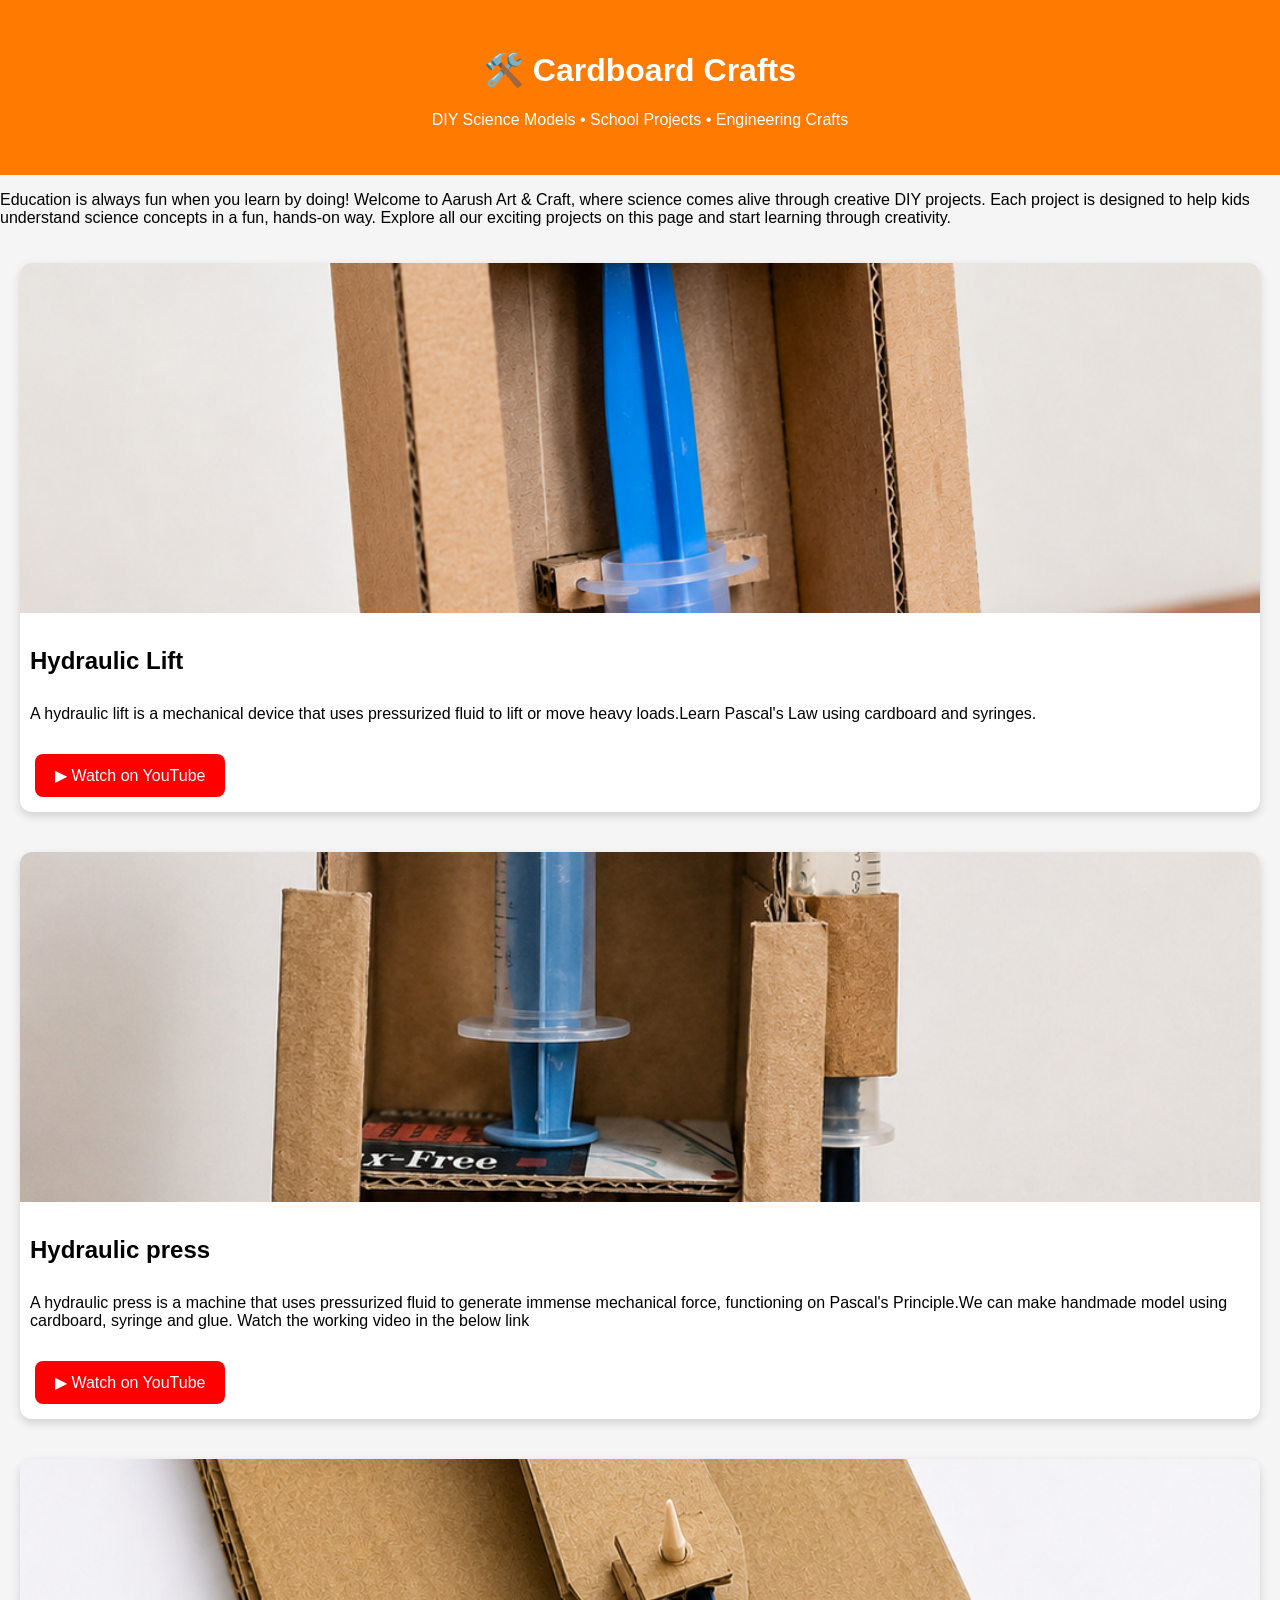
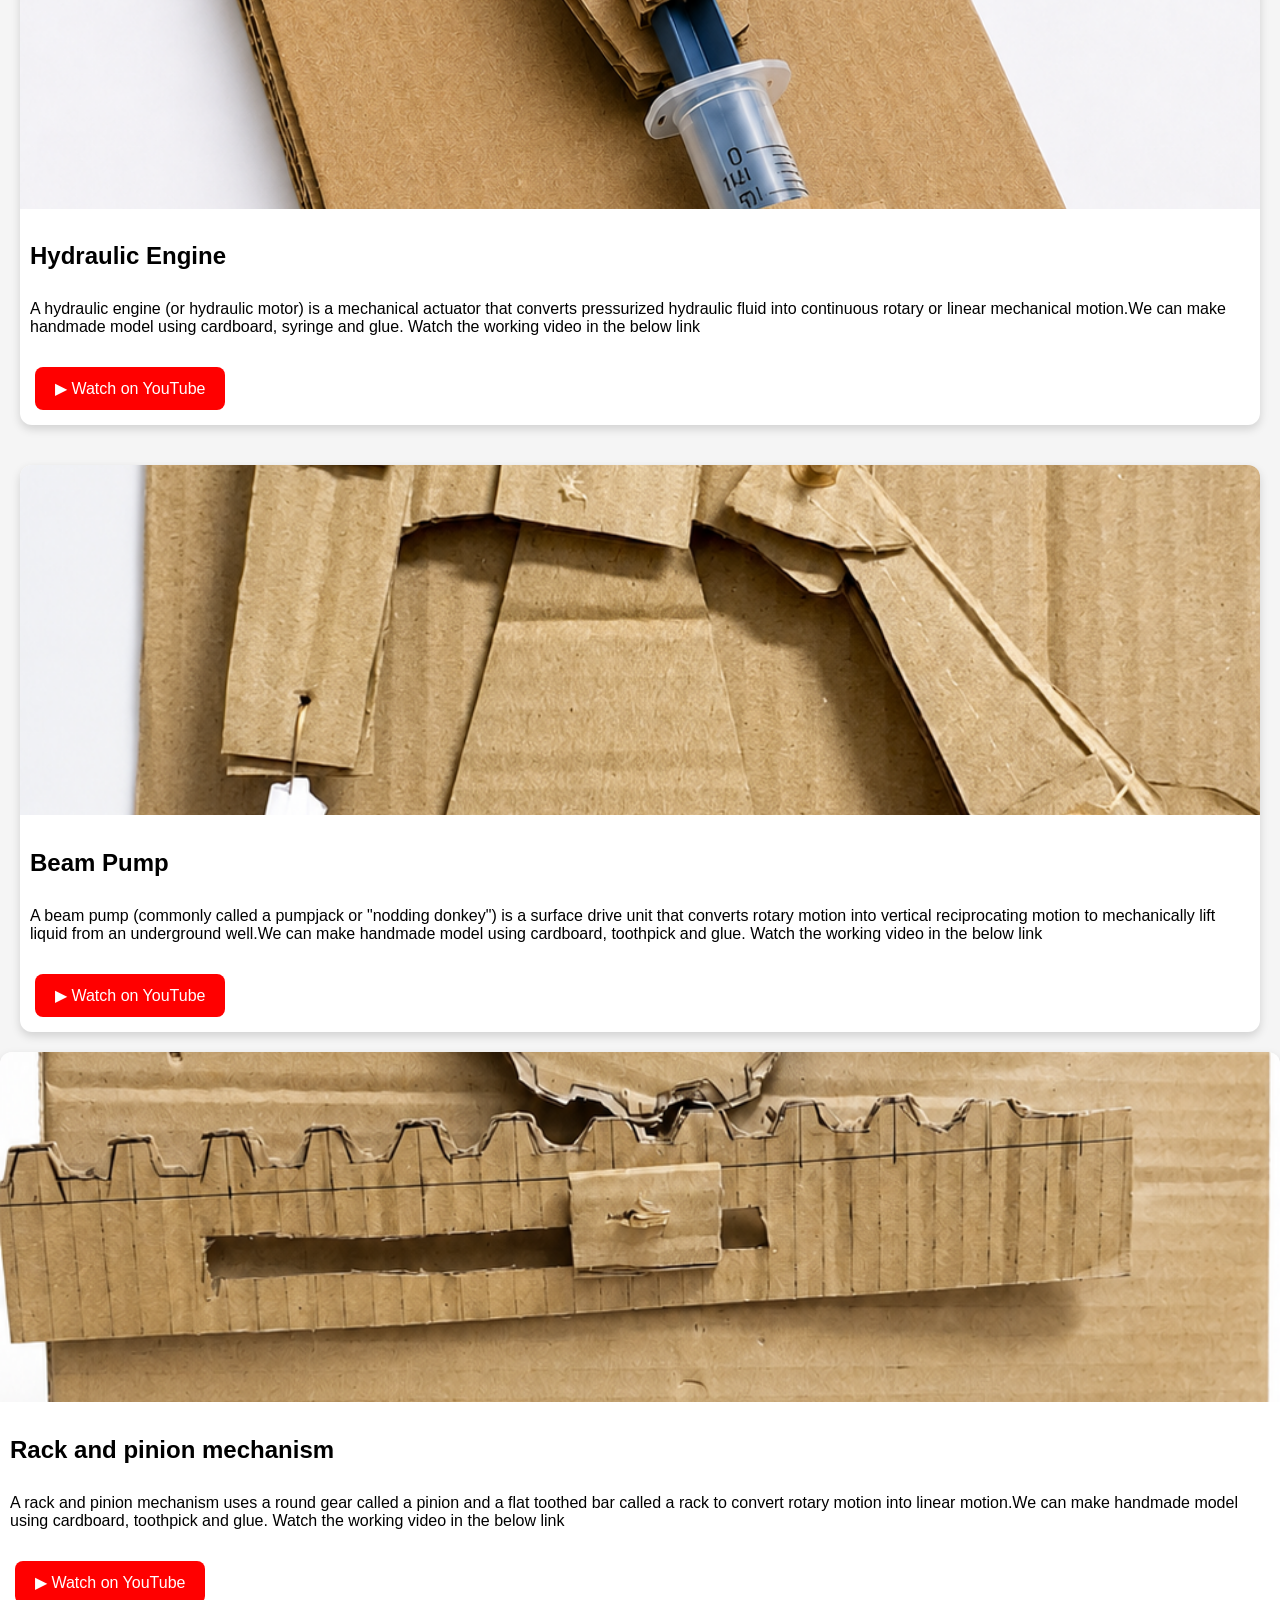
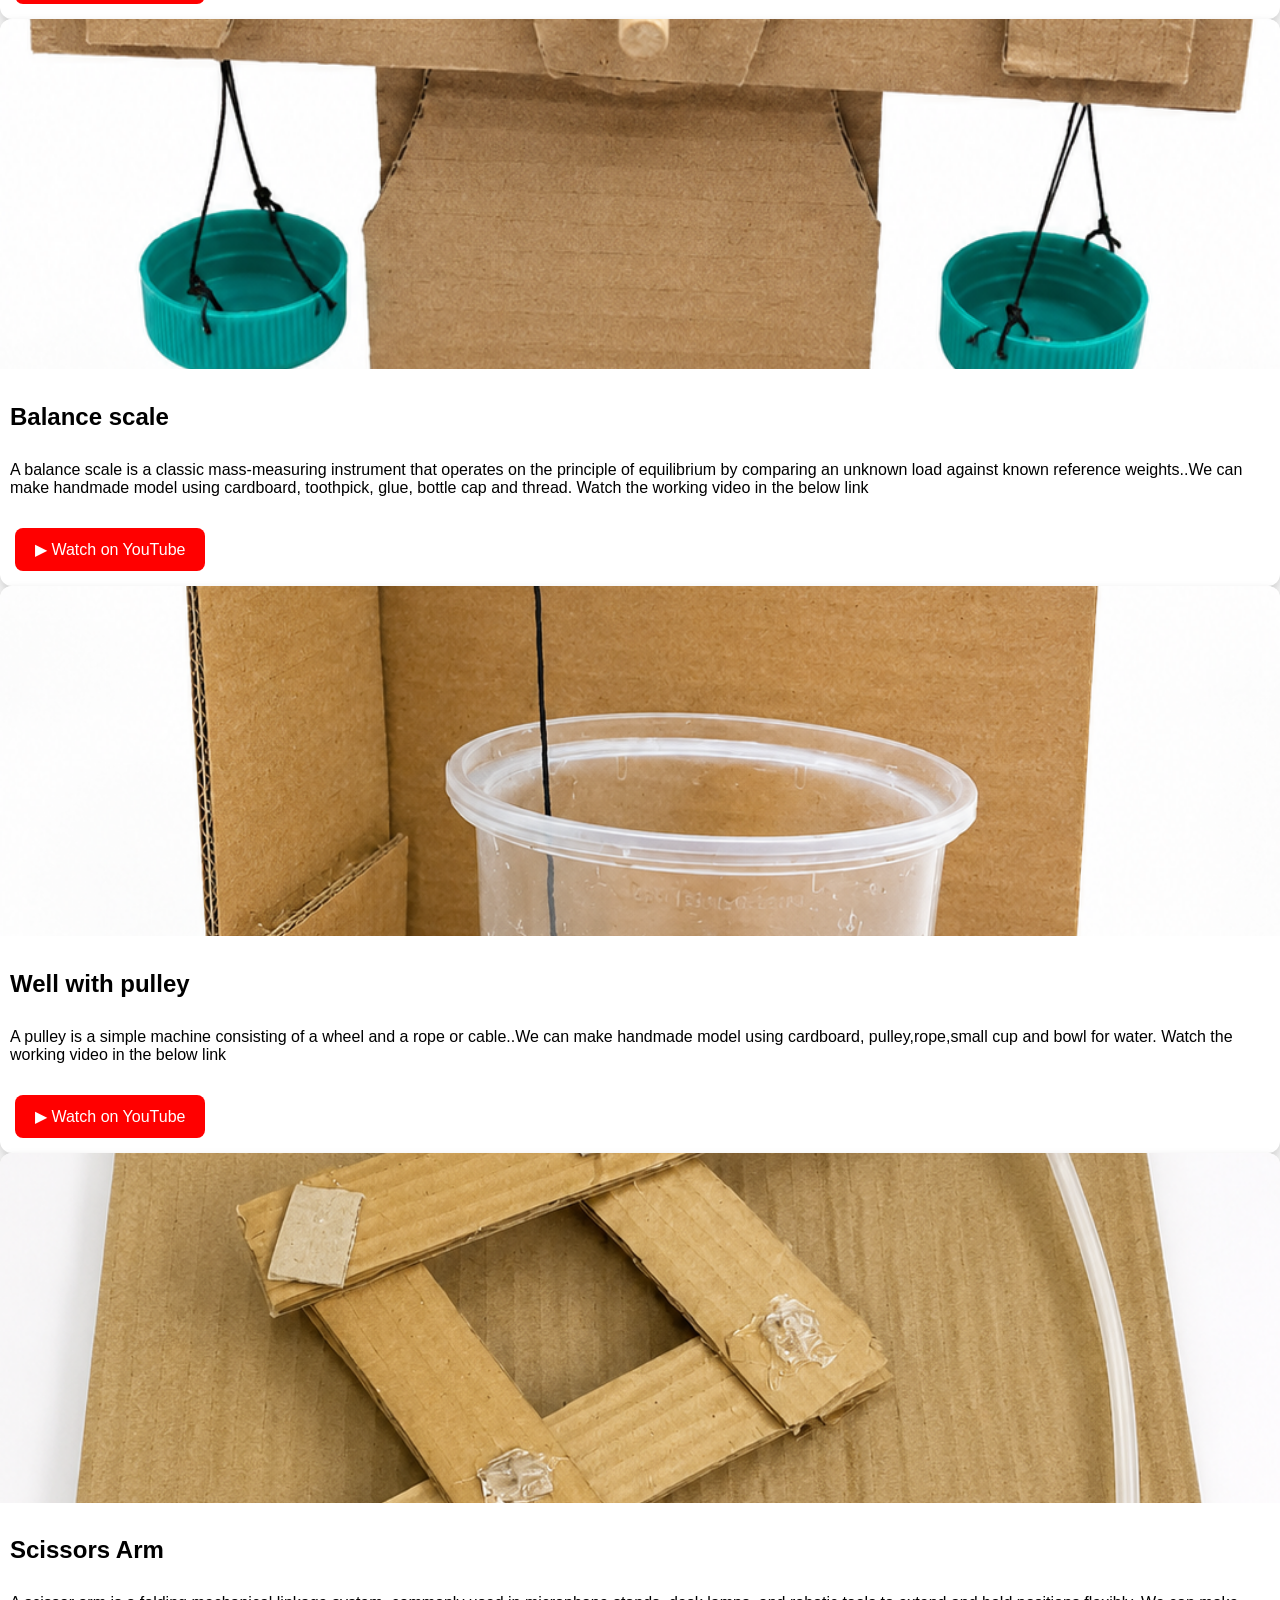
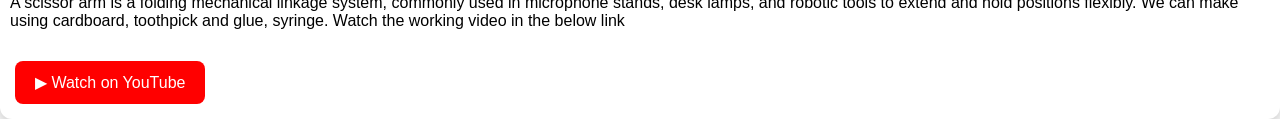
<file: cardboard-crafts.html>
<!DOCTYPE html>
<html lang="en">
<head>
<meta charset="UTF-8">


<meta name="description" content="Learn how to make cardboard crafts, DIY science models, hydraulic lift, pulley, rack and pinion, engine models, and school project ideas with step-by-step YouTube tutorials.">

<meta name="keywords" content="cardboard crafts, DIY science models, school projects, hydraulic lift, Pascal's law, engineering crafts, cardboard projects, Aarush Art and Craft">

<meta name="author" content="Aarush Art & Craft">

<meta name="robots" content="index, follow">

<meta property="og:title" content="Aarush Art & Craft">
<meta property="og:description" content="DIY Cardboard Science Models and Engineering Crafts">
<meta property="og:image" content="https://aarushartcraft.store/images/hydraulic-lift.jpg">
<meta property="og:url" content="https://aarushartcraft.store/">
<meta name="viewport" content="width=device-width, initial-scale=1.0">
<title>Cardboard Crafts | Aarush Art & Craft</title>

<style>
body{
    font-family:Arial,sans-serif;
    margin:0;
    background:#f5f5f5;
}

header{
    background:#ff7a00;
    color:white;
    text-align:center;
    padding:30px;
}

.grid{
    display:grid;
    grid-template-columns:repeat(auto-fit,minmax(280px,1fr));
    gap:20px;
    padding:20px;
}

.card{
    background:white;
    border-radius:12px;
    overflow:hidden;
    box-shadow:0 4px 10px rgba(0,0,0,.15);
}


.large-image {
    width: 100%;
    height: 350px;
    object-fit: cover;
}

.card h2{
    padding:10px;
}

.card p{
    padding:0 10px;
}

.button{
    display:inline-block;
    margin:15px;
    padding:12px 20px;
    background:red;
    color:white;
    text-decoration:none;
    border-radius:8px;
}
    
</style>

</head>

<body>

<header>
<h1>🛠️ Cardboard Crafts</h1>
<p>DIY Science Models • School Projects • Engineering Crafts</p>
</header>
<p>Education is always fun when you learn by doing!
Welcome to Aarush Art & Craft, where science comes alive through creative DIY projects. Each project is designed to help kids understand science concepts in a fun, hands-on way.
Explore all our exciting projects on this page and start learning through creativity. </p>
<div class="grid">

<div class="card">
<img src="image/hydraulic lift.png" class="large-image" alt="Hydraulic Lift">

<h2>Hydraulic Lift</h2>

<p>A hydraulic lift is a mechanical device that uses pressurized fluid to lift or move heavy loads.Learn Pascal's Law using cardboard and syringes.</p>

<a class="button"
href="https://youtube.com/shorts/igs1N5tUqi4?feature=share"
target="_blank">
▶ Watch on YouTube
</a>

</div>

</div>
<div class="grid">

<div class="card">
<img src="image/hydraulic press.png" class="large-image" alt="Hydraulic Press">

<h2>Hydraulic press</h2>

<p>A hydraulic press is a machine that uses pressurized fluid to generate immense mechanical force, functioning on Pascal's Principle.We can make handmade model using cardboard, syringe and glue. Watch the working video in the below link </p>

<a class="button"
href="https://youtube.com/shorts/ojKAzRwGPjg?feature=share"
target="_blank">
▶ Watch on YouTube
</a>

</div>

</div>
    </div>
<div class="grid">

<div class="card">
<img src="image/cardboard engine.png" class="large-image" alt="Hydraulic engine">

<h2>Hydraulic Engine</h2>

<p>A hydraulic engine (or hydraulic motor) is a mechanical actuator that converts pressurized hydraulic fluid into continuous rotary or linear mechanical motion.We can make handmade model using cardboard, syringe and glue. Watch the working video in the below link </p>

<a class="button"
href="https://youtube.com/shorts/Ao4oOEeoLTc?si=QLT91wy5nQGYaoRS"
target="_blank">
▶ Watch on YouTube
</a>

</div>

</div>
    <div class="grid">

<div class="card">
<img src="image/crank case mechanism.png" class="large-image" alt="Beam pump">

<h2>Beam Pump</h2>

<p>A beam pump (commonly called a pumpjack or "nodding donkey") is a surface drive unit that converts rotary motion into vertical reciprocating motion to mechanically lift liquid from an underground well.We can make handmade model using cardboard, toothpick and glue. Watch the working video in the below link </p>

<a class="button"
href="https://youtube.com/shorts/di73nkP9An8?feature=share"
target="_blank">
▶ Watch on YouTube
</a>

</div>

</div>
    <div class="card">
<img src="image/rack and pinion.png" class="large-image" alt="Rack and pinion mechanism">

<h2>Rack and pinion mechanism</h2>

<p>A rack and pinion mechanism uses a round gear called a pinion and a flat toothed bar called a rack to convert rotary motion into linear motion.We can make handmade model using cardboard, toothpick and glue. Watch the working video in the below link </p>

<a class="button"
href="https://youtu.be/C5JU1VcR-ag">
▶ Watch on YouTube
</a>

</div>

</div>
    <div class="card">
<img src="image/balance scale.png" class="large-image" alt="Balance scale">

<h2>Balance scale</h2>

<p>A balance scale is a classic mass-measuring instrument that operates on the principle of equilibrium by comparing an unknown load against known reference weights..We can make handmade model using cardboard, toothpick, glue, bottle cap and thread. Watch the working video in the below link </p>

<a class="button"
href="https://youtu.be/AOOalqf35Do">
▶ Watch on YouTube
</a>

</div>
    

</div>
    <div class="card">
<img src="image/well with pulley.png" class="large-image" alt="Balance scale">

<h2>Well with pulley</h2>

<p>A pulley is a simple machine consisting of a wheel and a rope or cable..We can make handmade model using cardboard, pulley,rope,small cup and bowl for water. Watch the working video in the below link </p>

<a class="button"
href="https://youtu.be/BoOQFaYcAt0">
▶ Watch on YouTube
</a>

</div>

</div>
    <div class="card">
<img src="image/scissors arm.png"class="large-image" alt="Balance scale">

<h2>Scissors Arm</h2>

<p>A scissor arm is a folding mechanical linkage system, commonly used in microphone stands, desk lamps, and robotic tools to extend and hold positions flexibly. We can make using cardboard, toothpick and glue, syringe. Watch the working video in the below link </p>

<a class="button"
href="https://youtu.be/FuCjw3VEJk4">
▶ Watch on YouTube
</a>

</div>

</div>
</body>
</html>
</file>
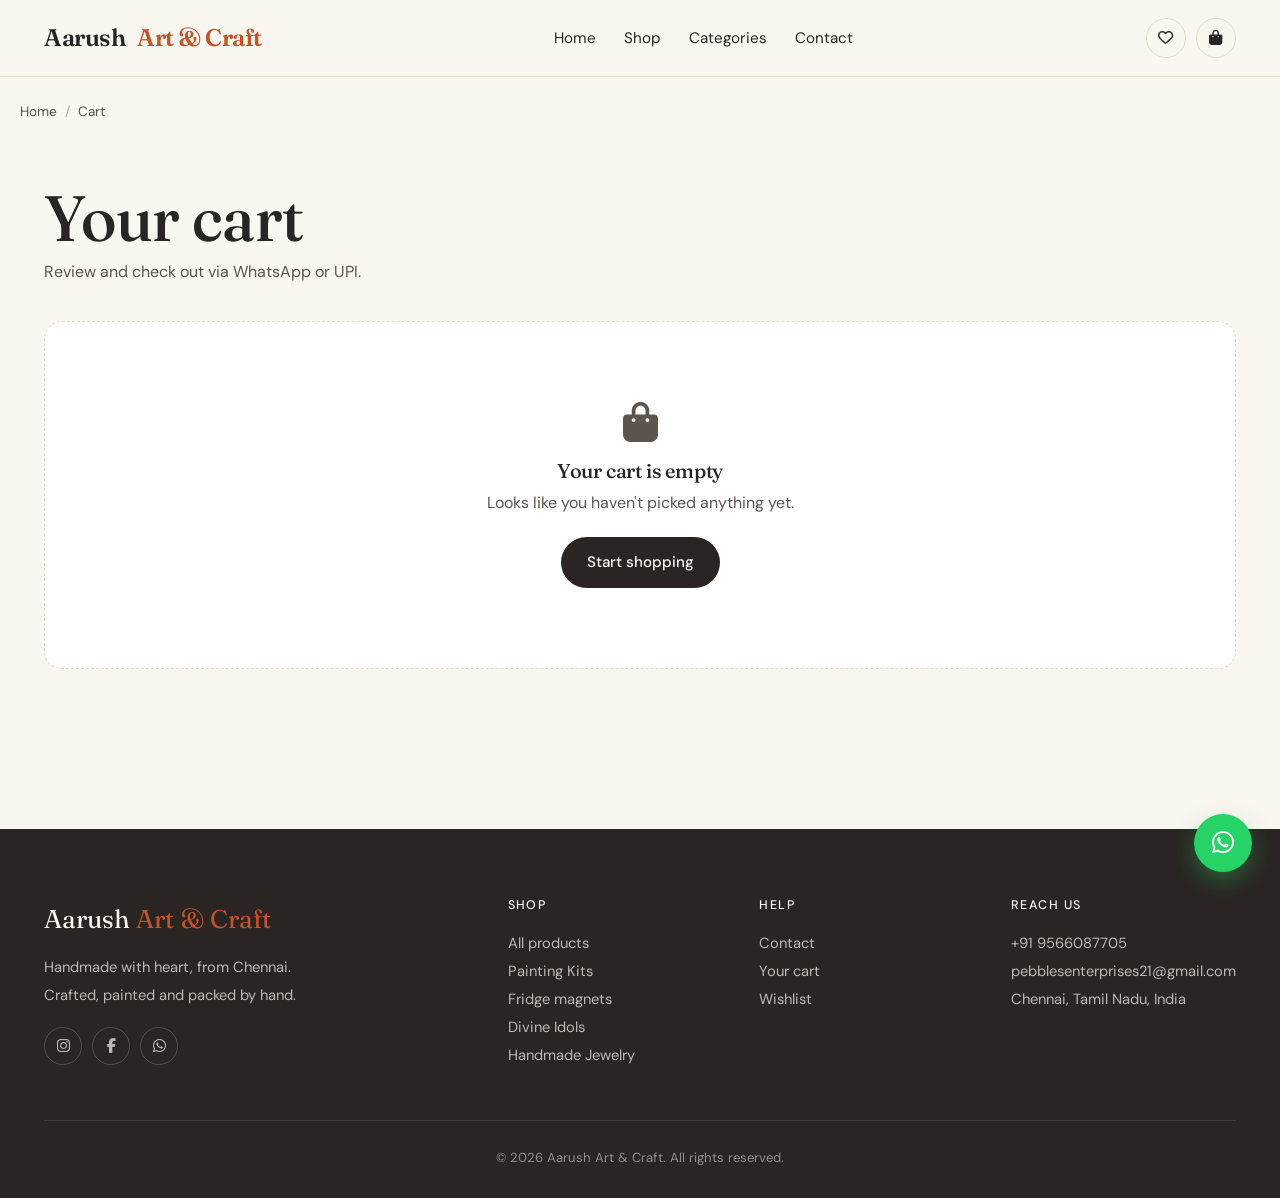
<file: Cart.html>
<!DOCTYPE html>
<html lang="en">
<head>
  <meta charset="UTF-8"><meta name="viewport" content="width=device-width, initial-scale=1.0">
  <title>Your Cart — Aarush Art &amp; Craft</title>
  <link rel="stylesheet" href="css/style.css">
  <link href="https://fonts.googleapis.com/css2?family=Fraunces:ital,wght@0,400;0,500;0,600;1,400&family=DM+Sans:wght@400;500;600&display=swap" rel="stylesheet">
  <link rel="stylesheet" href="https://cdnjs.cloudflare.com/ajax/libs/font-awesome/6.5.1/css/all.min.css">
</head>
<body>
  <nav class="nav"><div class="nav-inner">
    <a href="index.html" class="brand">Aarush <span>Art &amp; Craft</span></a>
    <div class="nav-links"><a href="index.html">Home</a><a href="products.html">Shop</a><a href="products.html#categories">Categories</a><a href="contact.html">Contact</a></div>
    <div class="nav-actions">
      <a href="wishlist.html" class="icon-btn"><i class="fa-regular fa-heart"></i><span class="badge" data-wish-count style="display:none">0</span></a>
      <a href="cart.html" class="icon-btn"><i class="fa-solid fa-bag-shopping"></i><span class="badge" data-cart-count style="display:none">0</span></a>
      <button class="menu-toggle"><i class="fa-solid fa-bars"></i></button>
    </div>
  </div></nav>
  <div class="container breadcrumb"><a href="index.html">Home</a><span class="sep">/</span><span>Cart</span></div>
  <section class="list-page"><div class="container">
    <div style="margin-bottom:36px"><h1>Your cart</h1><p style="color:var(--ink-soft);margin-top:6px">Review and check out via WhatsApp or UPI.</p></div>
    <div id="cart-wrap"></div>
  </div></section>
  <div id="footer-slot"></div>
  <script src="js/data.js"></script><script src="js/app.js"></script>
</body></html>
</file>
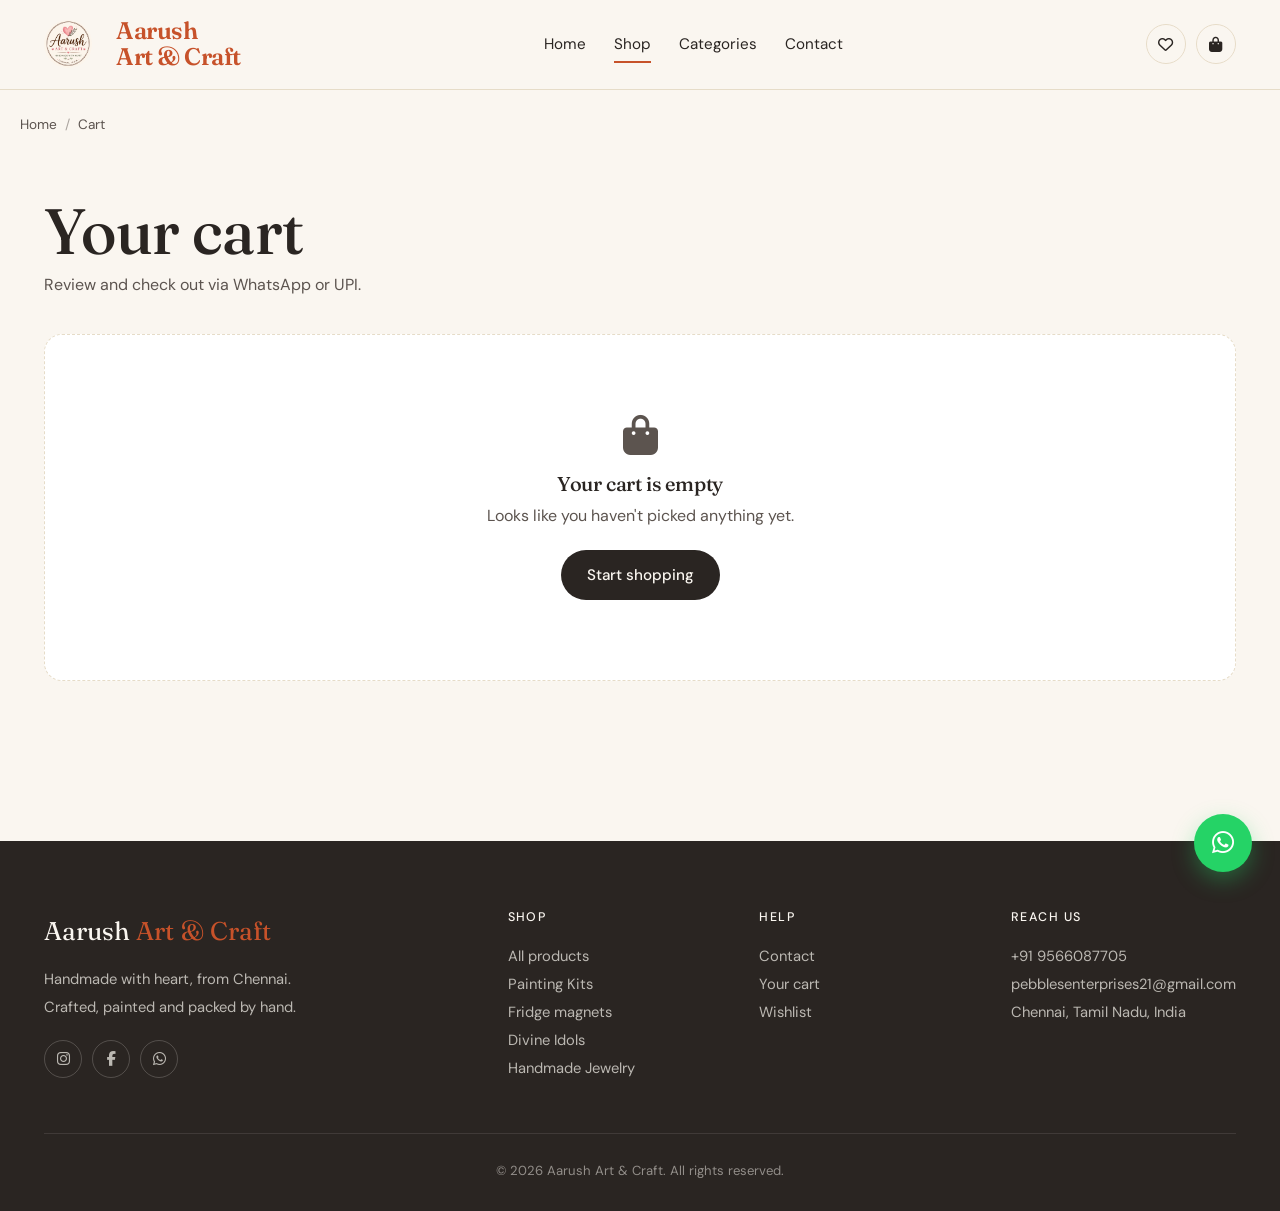
<file: cart.html>
<!DOCTYPE html>
<html lang="en">
<head>
  <meta charset="UTF-8"><meta name="viewport" content="width=device-width, initial-scale=1.0">
  <title>Your Cart — Aarush Art &amp; Craft</title>
  <link rel="stylesheet" href="css/style.css">
  <link href="https://fonts.googleapis.com/css2?family=Fraunces:ital,wght@0,400;0,500;0,600;1,400&family=DM+Sans:wght@400;500;600&display=swap" rel="stylesheet">
  <link rel="stylesheet" href="https://cdnjs.cloudflare.com/ajax/libs/font-awesome/6.5.1/css/all.min.css">
</head>
<body>
  <nav class="nav">
  <div class="nav-inner">

    <a href="index.html" class="brand">
      <img src="image/aarush logo.png" class="nav-logo" alt="Aarush Logo">
      <span>Aarush <span>Art &amp; Craft</span></span>
    </a>

    <div class="nav-links">
      <a href="index.html">Home</a>
      <a href="products.html" class="active">Shop</a>
      <a href="products.html#categories">Categories</a>
      <a href="contact.html">Contact</a>
    </div>

    <div class="nav-actions">
      <a href="wishlist.html" class="icon-btn" aria-label="Wishlist">
        <i class="fa-regular fa-heart"></i>
        <span class="badge" data-wish-count style="display:none">0</span>
      </a>

      <a href="cart.html" class="icon-btn" aria-label="Cart">
        <i class="fa-solid fa-bag-shopping"></i>
        <span class="badge" data-cart-count style="display:none">0</span>
      </a>

      <button class="menu-toggle" id="menuBtn" aria-label="Menu">
        <i class="fa-solid fa-bars"></i>
      </button>
    </div>

  </div>
</nav>

<div class="drawer-overlay" id="drawerOverlay"></div>

<div class="side-drawer" id="sideDrawer">
  <div class="drawer-header">
    <button class="close-drawer" id="closeDrawer">
      <i class="fa-solid fa-xmark"></i>
    </button>
    <img src="image/aarush logo.png" class="drawer-logo">
    <h2>Aarush Art & Craft</h2>
    <p>Handmade with ❤️ from Chennai</p>
  </div>
  <div class="drawer-links">
    <a href="index.html"><i class="fa-solid fa-house"></i> Home</a>
    <a href="products.html"><i class="fa-solid fa-store"></i> All Products</a>
    <a href="products.html"><i class="fa-solid fa-layer-group"></i> Categories</a>
    <a href="wishlist.html"><i class="fa-regular fa-heart"></i> Wishlist</a>
    <a href="cart.html"><i class="fa-solid fa-cart-shopping"></i> Cart</a>
    <a href="contact.html"><i class="fa-solid fa-phone"></i> Contact</a>
  </div>
  <div class="drawer-bottom">
    <a href="products.html" class="drawer-btn">Shop Now</a>
  </div>
</div>
  
  <div class="container breadcrumb"><a href="index.html">Home</a><span class="sep">/</span><span>Cart</span></div>
  <section class="list-page"><div class="container">
    <div style="margin-bottom:36px"><h1>Your cart</h1><p style="color:var(--ink-soft);margin-top:6px">Review and check out via WhatsApp or UPI.</p></div>
    <div id="cart-wrap"></div>
  </div></section>
  <div id="footer-slot"></div>
  <script src="js/data.js"></script><script src="js/app.js"></script>
</body></html>
</file>
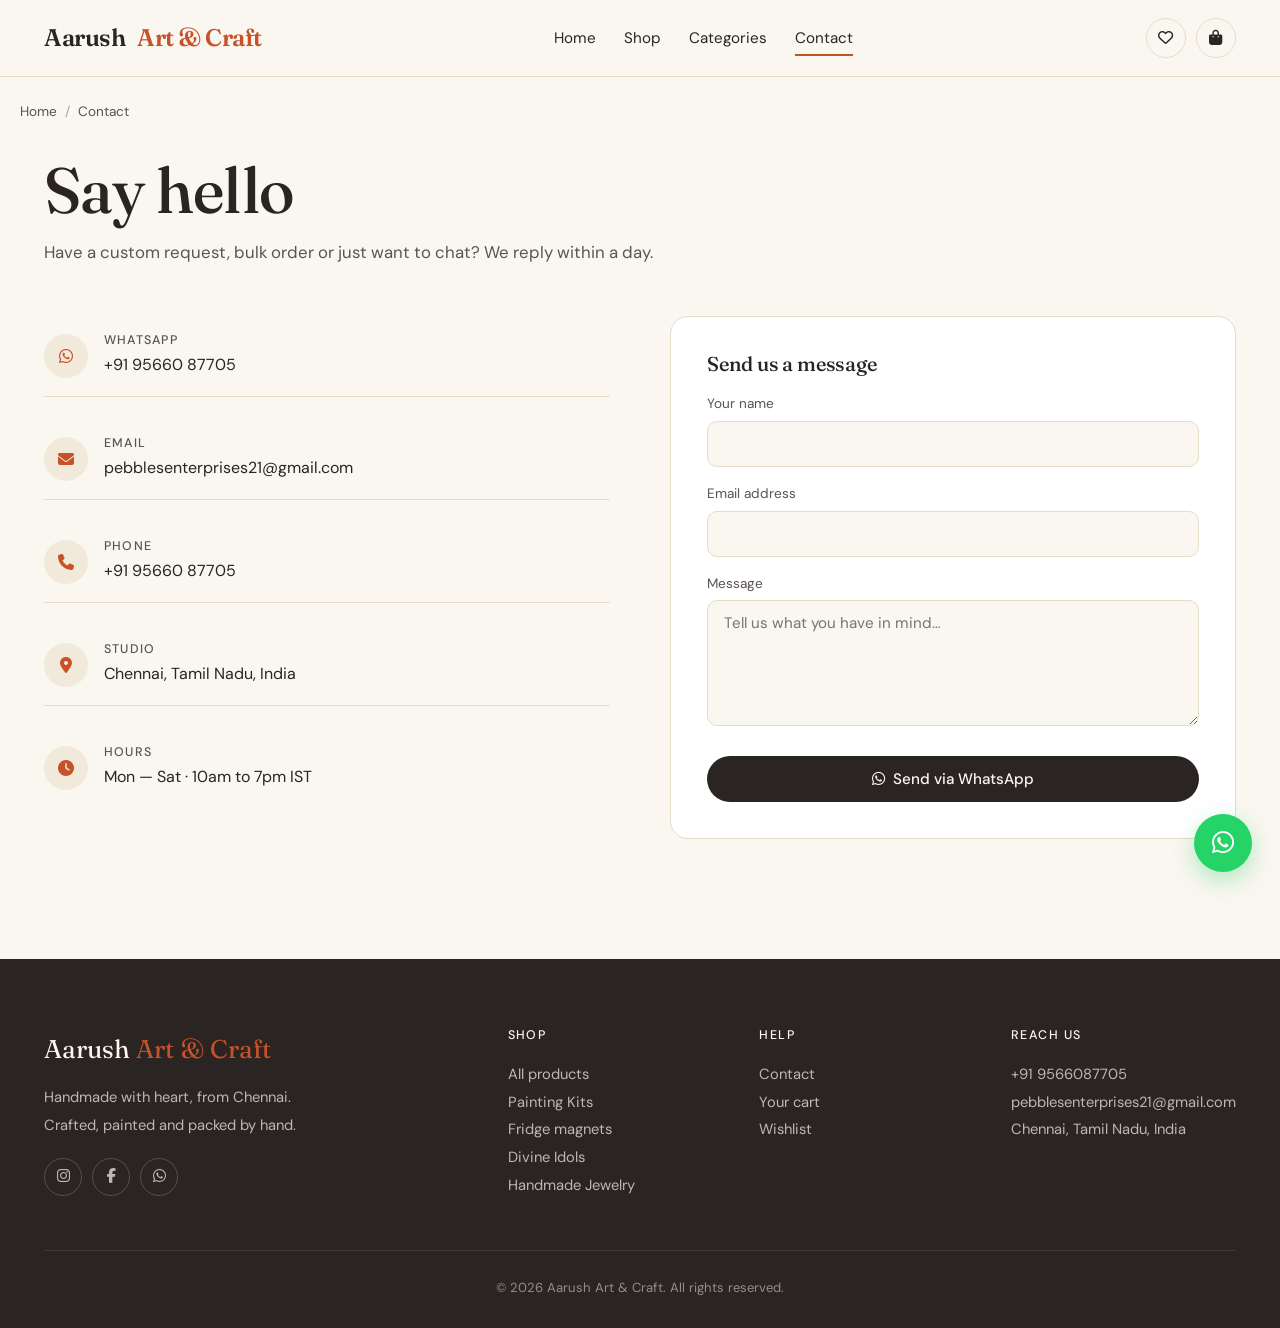
<file: Contact.html>
<!DOCTYPE html>
<html lang="en">
<head>
  <meta charset="UTF-8"><meta name="viewport" content="width=device-width, initial-scale=1.0">
  <title>Contact — Aarush Art &amp; Craft</title>
  <link rel="stylesheet" href="css/style.css">
  <link href="https://fonts.googleapis.com/css2?family=Fraunces:ital,wght@0,400;0,500;0,600;1,400&family=DM+Sans:wght@400;500;600&display=swap" rel="stylesheet">
  <link rel="stylesheet" href="https://cdnjs.cloudflare.com/ajax/libs/font-awesome/6.5.1/css/all.min.css">
</head>
<body>
  <nav class="nav"><div class="nav-inner">
    <a href="index.html" class="brand">Aarush <span>Art &amp; Craft</span></a>
    <div class="nav-links"><a href="index.html">Home</a><a href="products.html">Shop</a><a href="products.html#categories">Categories</a><a href="contact.html" class="active">Contact</a></div>
    <div class="nav-actions">
      <a href="wishlist.html" class="icon-btn"><i class="fa-regular fa-heart"></i><span class="badge" data-wish-count style="display:none">0</span></a>
      <a href="cart.html" class="icon-btn"><i class="fa-solid fa-bag-shopping"></i><span class="badge" data-cart-count style="display:none">0</span></a>
      <button class="menu-toggle"><i class="fa-solid fa-bars"></i></button>
    </div>
  </div></nav>
  <div class="container breadcrumb"><a href="index.html">Home</a><span class="sep">/</span><span>Contact</span></div>
  <section style="padding:32px 0 60px"><div class="container">
    <div style="margin-bottom:50px;max-width:640px">
      <h1>Say hello</h1>
      <p style="color:var(--ink-soft);margin-top:14px;font-size:1.05rem">Have a custom request, bulk order or just want to chat? We reply within a day.</p>
    </div>
    <div class="contact-grid">
      <div class="contact-info">
        <div class="contact-row"><div class="ic"><i class="fa-brands fa-whatsapp"></i></div><div><h4>WhatsApp</h4><p><a href="https://wa.me/919566087705" target="_blank">+91 95660 87705</a></p></div></div>
        <div class="contact-row"><div class="ic"><i class="fa-solid fa-envelope"></i></div><div><h4>Email</h4><p><a href="mailto:pebblesenterprises21@gmail.com">pebblesenterprises21@gmail.com</a></p></div></div>
        <div class="contact-row"><div class="ic"><i class="fa-solid fa-phone"></i></div><div><h4>Phone</h4><p><a href="tel:+919566087705">+91 95660 87705</a></p></div></div>
        <div class="contact-row"><div class="ic"><i class="fa-solid fa-location-dot"></i></div><div><h4>Studio</h4><p>Chennai, Tamil Nadu, India</p></div></div>
        <div class="contact-row"><div class="ic"><i class="fa-solid fa-clock"></i></div><div><h4>Hours</h4><p>Mon — Sat · 10am to 7pm IST</p></div></div>
      </div>
      <form class="contact-form" id="contact-form">
        <h3 style="margin-bottom:18px">Send us a message</h3>
        <label for="name">Your name</label><input id="name" name="name" type="text" required>
        <label for="email">Email address</label><input id="email" name="email" type="email" required>
        <label for="message">Message</label><textarea id="message" name="message" rows="5" placeholder="Tell us what you have in mind…" required></textarea>
        <button type="submit" class="btn btn-primary"><i class="fa-brands fa-whatsapp"></i> Send via WhatsApp</button>
      </form>
    </div>
  </div></section>
  <div id="footer-slot"></div>
  <script src="js/data.js"></script><script src="js/app.js"></script>
</body></html>
</file>
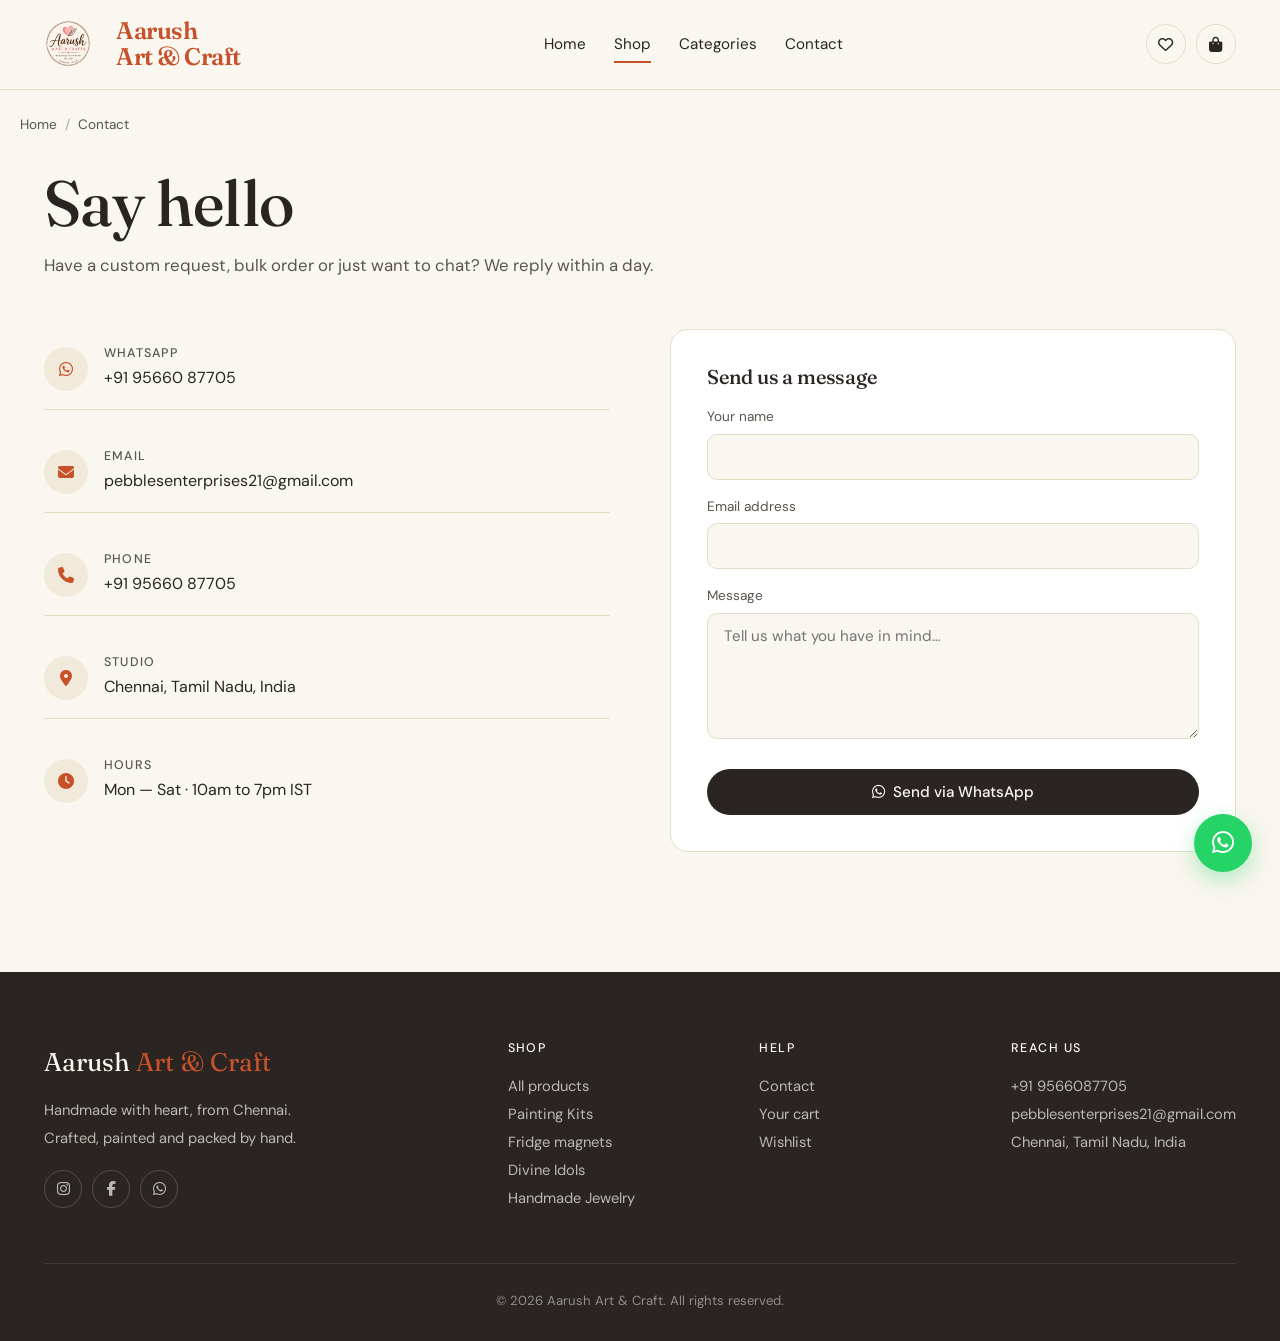
<file: contact.html>
<!DOCTYPE html>
<html lang="en">
<head>
  <meta charset="UTF-8"><meta name="viewport" content="width=device-width, initial-scale=1.0">
  <title>Contact — Aarush Art &amp; Craft</title>
  <link rel="stylesheet" href="css/style.css">
  <link href="https://fonts.googleapis.com/css2?family=Fraunces:ital,wght@0,400;0,500;0,600;1,400&family=DM+Sans:wght@400;500;600&display=swap" rel="stylesheet">
  <link rel="stylesheet" href="https://cdnjs.cloudflare.com/ajax/libs/font-awesome/6.5.1/css/all.min.css">
</head>
<body>
  <nav class="nav">
  <div class="nav-inner">

    <a href="index.html" class="brand">
      <img src="image/aarush logo.png" class="nav-logo" alt="Aarush Logo">
      <span>Aarush <span>Art &amp; Craft</span></span>
    </a>

    <div class="nav-links">
      <a href="index.html">Home</a>
      <a href="products.html" class="active">Shop</a>
      <a href="products.html#categories">Categories</a>
      <a href="contact.html">Contact</a>
    </div>

    <div class="nav-actions">
      <a href="wishlist.html" class="icon-btn" aria-label="Wishlist">
        <i class="fa-regular fa-heart"></i>
        <span class="badge" data-wish-count style="display:none">0</span>
      </a>

      <a href="cart.html" class="icon-btn" aria-label="Cart">
        <i class="fa-solid fa-bag-shopping"></i>
        <span class="badge" data-cart-count style="display:none">0</span>
      </a>

      <button class="menu-toggle" id="menuBtn" aria-label="Menu">
        <i class="fa-solid fa-bars"></i>
      </button>
    </div>

  </div>
</nav>

<div class="drawer-overlay" id="drawerOverlay"></div>

<div class="side-drawer" id="sideDrawer">
  <div class="drawer-header">
    <button class="close-drawer" id="closeDrawer">
      <i class="fa-solid fa-xmark"></i>
    </button>
    <img src="image/aarush logo.png" class="drawer-logo">
    <h2>Aarush Art & Craft</h2>
    <p>Handmade with ❤️ from Chennai</p>
  </div>
  <div class="drawer-links">
    <a href="index.html"><i class="fa-solid fa-house"></i> Home</a>
    <a href="products.html"><i class="fa-solid fa-store"></i> All Products</a>
    <a href="products.html"><i class="fa-solid fa-layer-group"></i> Categories</a>
    <a href="wishlist.html"><i class="fa-regular fa-heart"></i> Wishlist</a>
    <a href="cart.html"><i class="fa-solid fa-cart-shopping"></i> Cart</a>
    <a href="contact.html"><i class="fa-solid fa-phone"></i> Contact</a>
  </div>
  <div class="drawer-bottom">
    <a href="products.html" class="drawer-btn">Shop Now</a>
  </div>
</div>
  <div class="container breadcrumb"><a href="index.html">Home</a><span class="sep">/</span><span>Contact</span></div>
  <section style="padding:32px 0 60px"><div class="container">
    <div style="margin-bottom:50px;max-width:640px">
      <h1>Say hello</h1>
      <p style="color:var(--ink-soft);margin-top:14px;font-size:1.05rem">Have a custom request, bulk order or just want to chat? We reply within a day.</p>
    </div>
    <div class="contact-grid">
      <div class="contact-info">
        <div class="contact-row"><div class="ic"><i class="fa-brands fa-whatsapp"></i></div><div><h4>WhatsApp</h4><p><a href="https://wa.me/919566087705" target="_blank">+91 95660 87705</a></p></div></div>
        <div class="contact-row"><div class="ic"><i class="fa-solid fa-envelope"></i></div><div><h4>Email</h4><p><a href="mailto:pebblesenterprises21@gmail.com">pebblesenterprises21@gmail.com</a></p></div></div>
        <div class="contact-row"><div class="ic"><i class="fa-solid fa-phone"></i></div><div><h4>Phone</h4><p><a href="tel:+919566087705">+91 95660 87705</a></p></div></div>
        <div class="contact-row"><div class="ic"><i class="fa-solid fa-location-dot"></i></div><div><h4>Studio</h4><p>Chennai, Tamil Nadu, India</p></div></div>
        <div class="contact-row"><div class="ic"><i class="fa-solid fa-clock"></i></div><div><h4>Hours</h4><p>Mon — Sat · 10am to 7pm IST</p></div></div>
      </div>
      <form class="contact-form" id="contact-form">
        <h3 style="margin-bottom:18px">Send us a message</h3>
        <label for="name">Your name</label><input id="name" name="name" type="text" required>
        <label for="email">Email address</label><input id="email" name="email" type="email" required>
        <label for="message">Message</label><textarea id="message" name="message" rows="5" placeholder="Tell us what you have in mind…" required></textarea>
        <button type="submit" class="btn btn-primary"><i class="fa-brands fa-whatsapp"></i> Send via WhatsApp</button>
      </form>
    </div>
  </div></section>
  <div id="footer-slot"></div>
  <script src="js/data.js"></script><script src="js/app.js"></script>
</body></html>
</file>
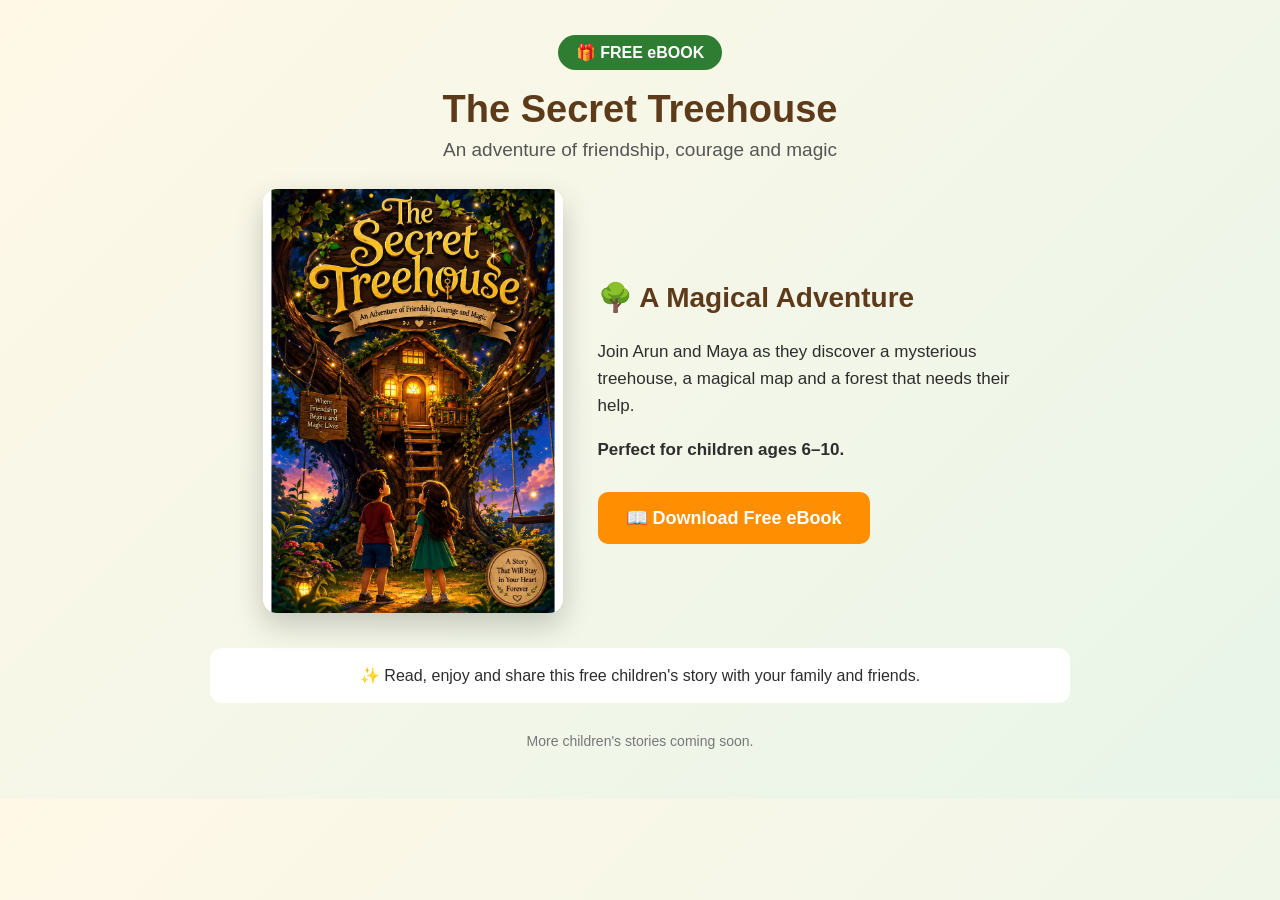
<file: free-ebooks.html>
<!DOCTYPE html>
<html lang="en">
<head>
<meta charset="UTF-8">
<meta name="viewport" content="width=device-width, initial-scale=1.0">
<title> Children's eBook | The Secret Treehouse</title>
<style>
*{box-sizing:border-box}
body{
  margin:0;
  font-family:Arial,sans-serif;
  background:linear-gradient(135deg,#fff8e7,#e8f5e9);
  color:#2d2d2d;
}
.container{
  max-width:900px;
  margin:auto;
  padding:35px 20px 50px;
  text-align:center;
}
.badge{
  display:inline-block;
  background:#2e7d32;
  color:white;
  padding:8px 18px;
  border-radius:30px;
  font-weight:bold;
}
h1{font-size:38px;margin:18px 0 8px;color:#5d3a1a}
.subtitle{font-size:19px;color:#555;margin-bottom:28px}
.book{
  display:flex;
  gap:35px;
  align-items:center;
  justify-content:center;
  flex-wrap:wrap;
}
.book img{
  width:300px;
  max-width:90%;
  border-radius:14px;
  box-shadow:0 12px 30px rgba(0,0,0,.2);
}
.info{
  max-width:420px;
  text-align:left;
}
.info h2{color:#5d3a1a;font-size:28px}
.info p{font-size:17px;line-height:1.6}
.button{
  display:inline-block;
  margin-top:12px;
  padding:15px 28px;
  background:#ff8f00;
  color:white;
  text-decoration:none;
  border-radius:10px;
  font-size:18px;
  font-weight:bold;
}
.button:hover{background:#ef6c00}
.note{
  margin-top:35px;
  padding:18px;
  background:white;
  border-radius:12px;
}
footer{margin-top:30px;color:#777;font-size:14px}
</style>
</head>
<body>
<div class="container">
  <span class="badge">🎁 FREE eBOOK</span>
  <h1>The Secret Treehouse</h1>
  <div class="subtitle">An adventure of friendship, courage and magic</div>

  <div class="book">
    <img src="image/ebook-cover.jpg" alt="The Secret Treehouse children's eBook cover">

    <div class="info">
      <h2>🌳 A Magical Adventure</h2>
      <p>
        Join Arun and Maya as they discover a mysterious treehouse,
        a magical map and a forest that needs their help.
      </p>
      <p><strong>Perfect for children ages 6–10.</strong></p>
      <a class="button" href="https://drive.google.com/file/d/1MTShPRfNTqquEBHgHBCDD2GpCrJuOh2H/view?usp=drivesdk" target="_blank">
  📖 Download Free eBook
      </a>
    </div>
  </div>

  <div class="note">
    ✨ Read, enjoy and share this free children's story with your family and friends.
  </div>

  <footer>More children's stories coming soon.</footer>
</div>
</body>
</html>
</file>
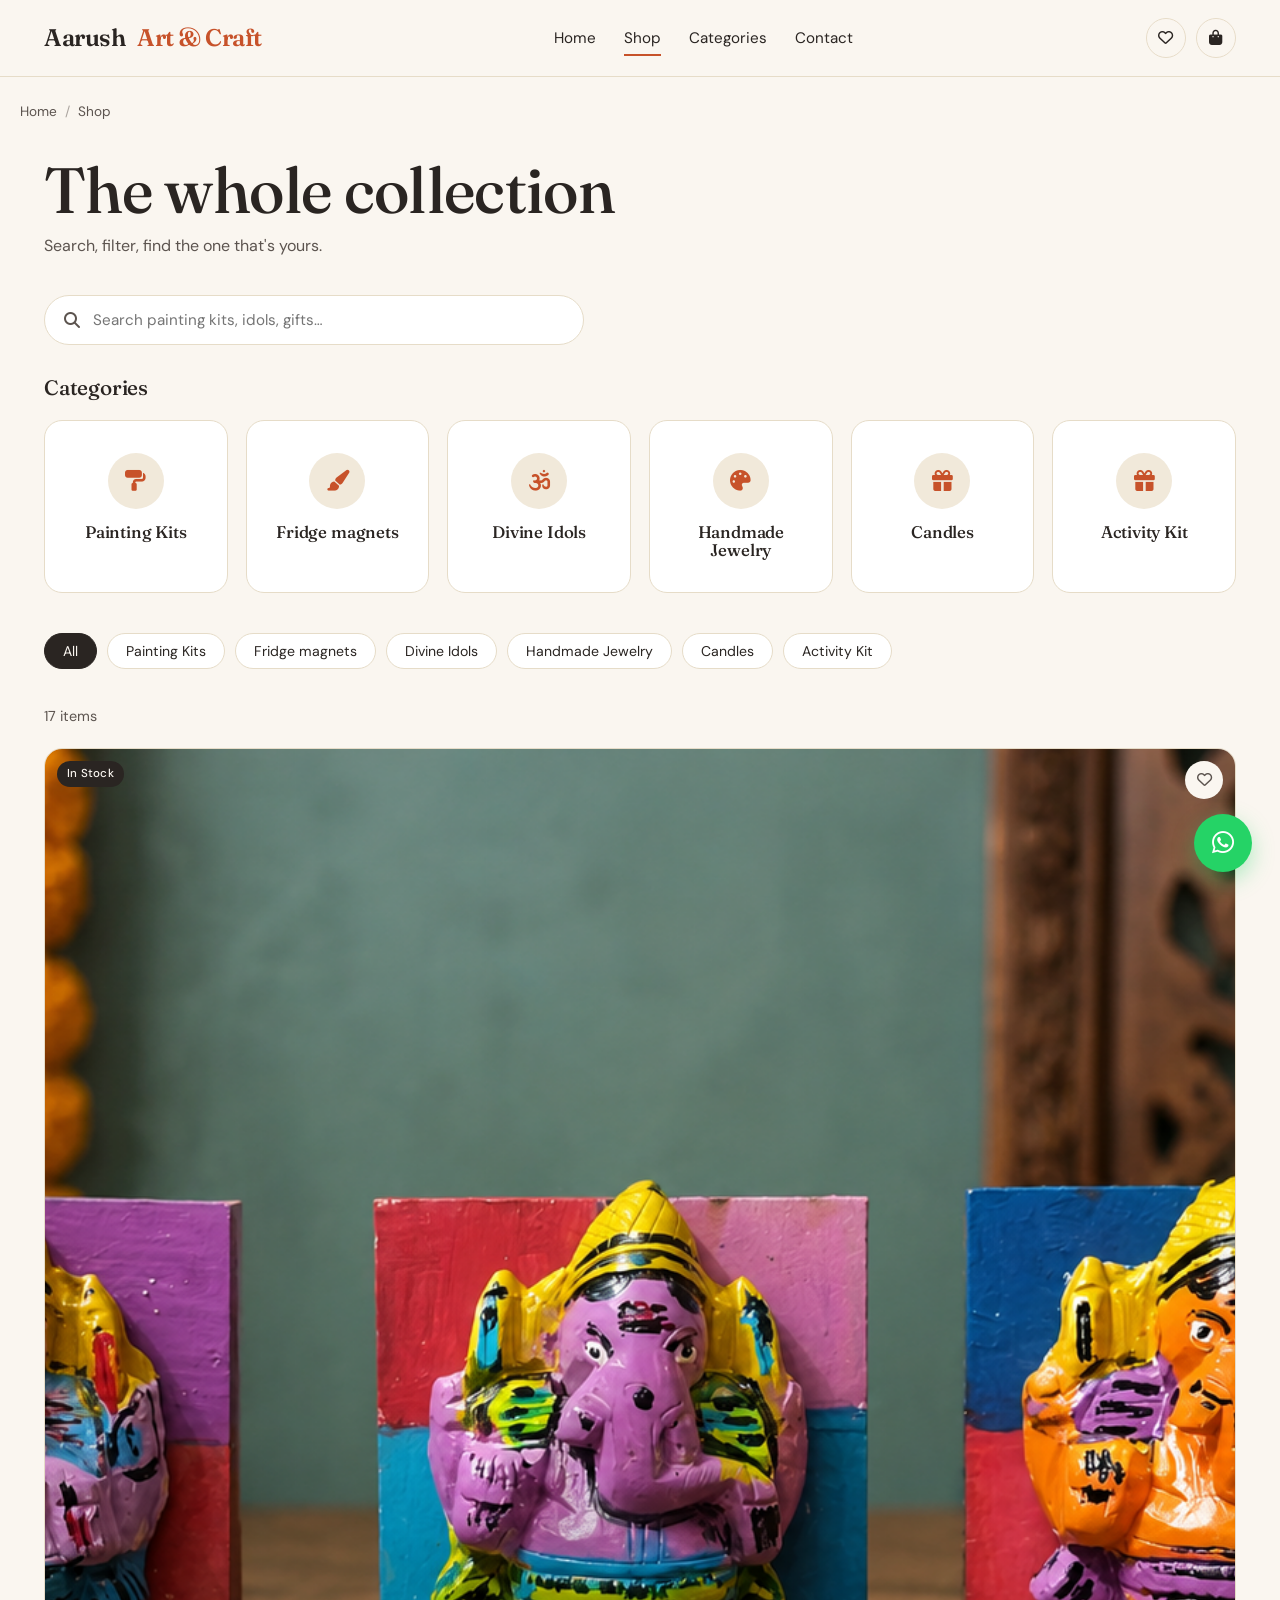
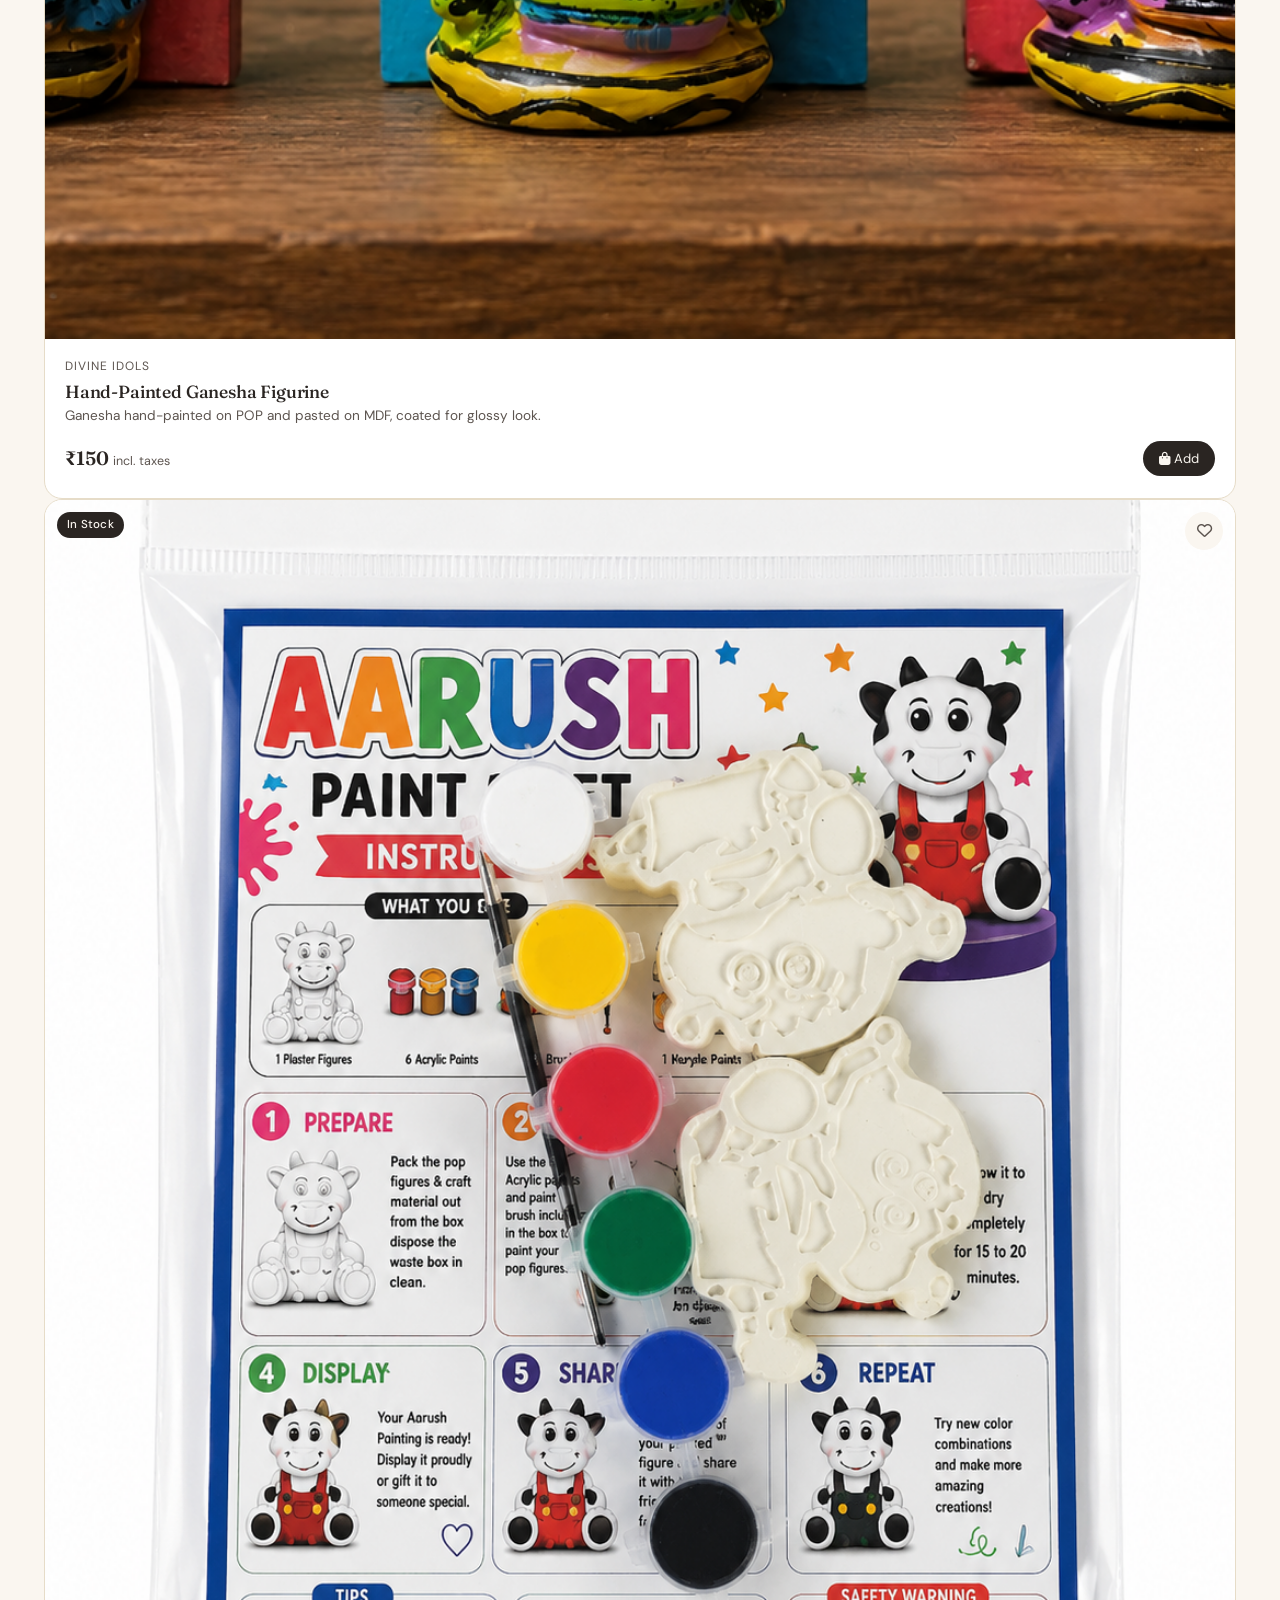
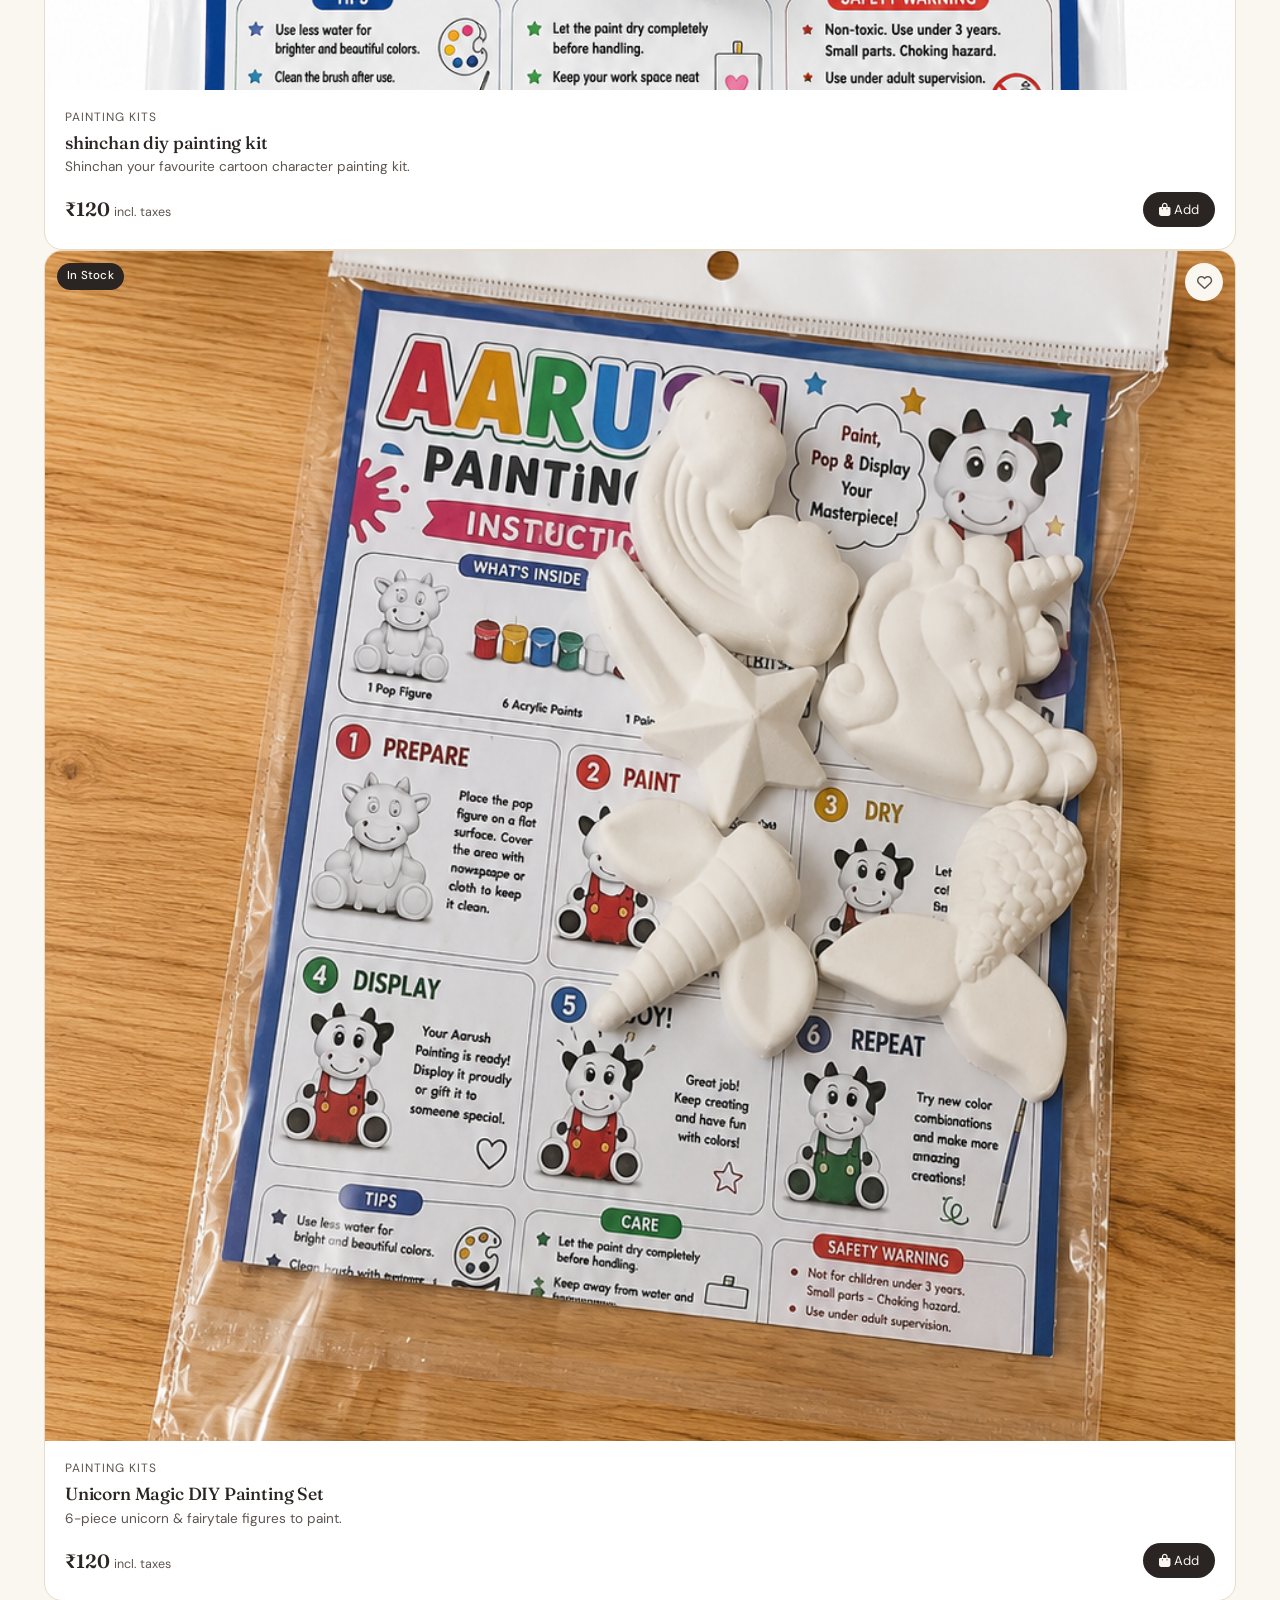
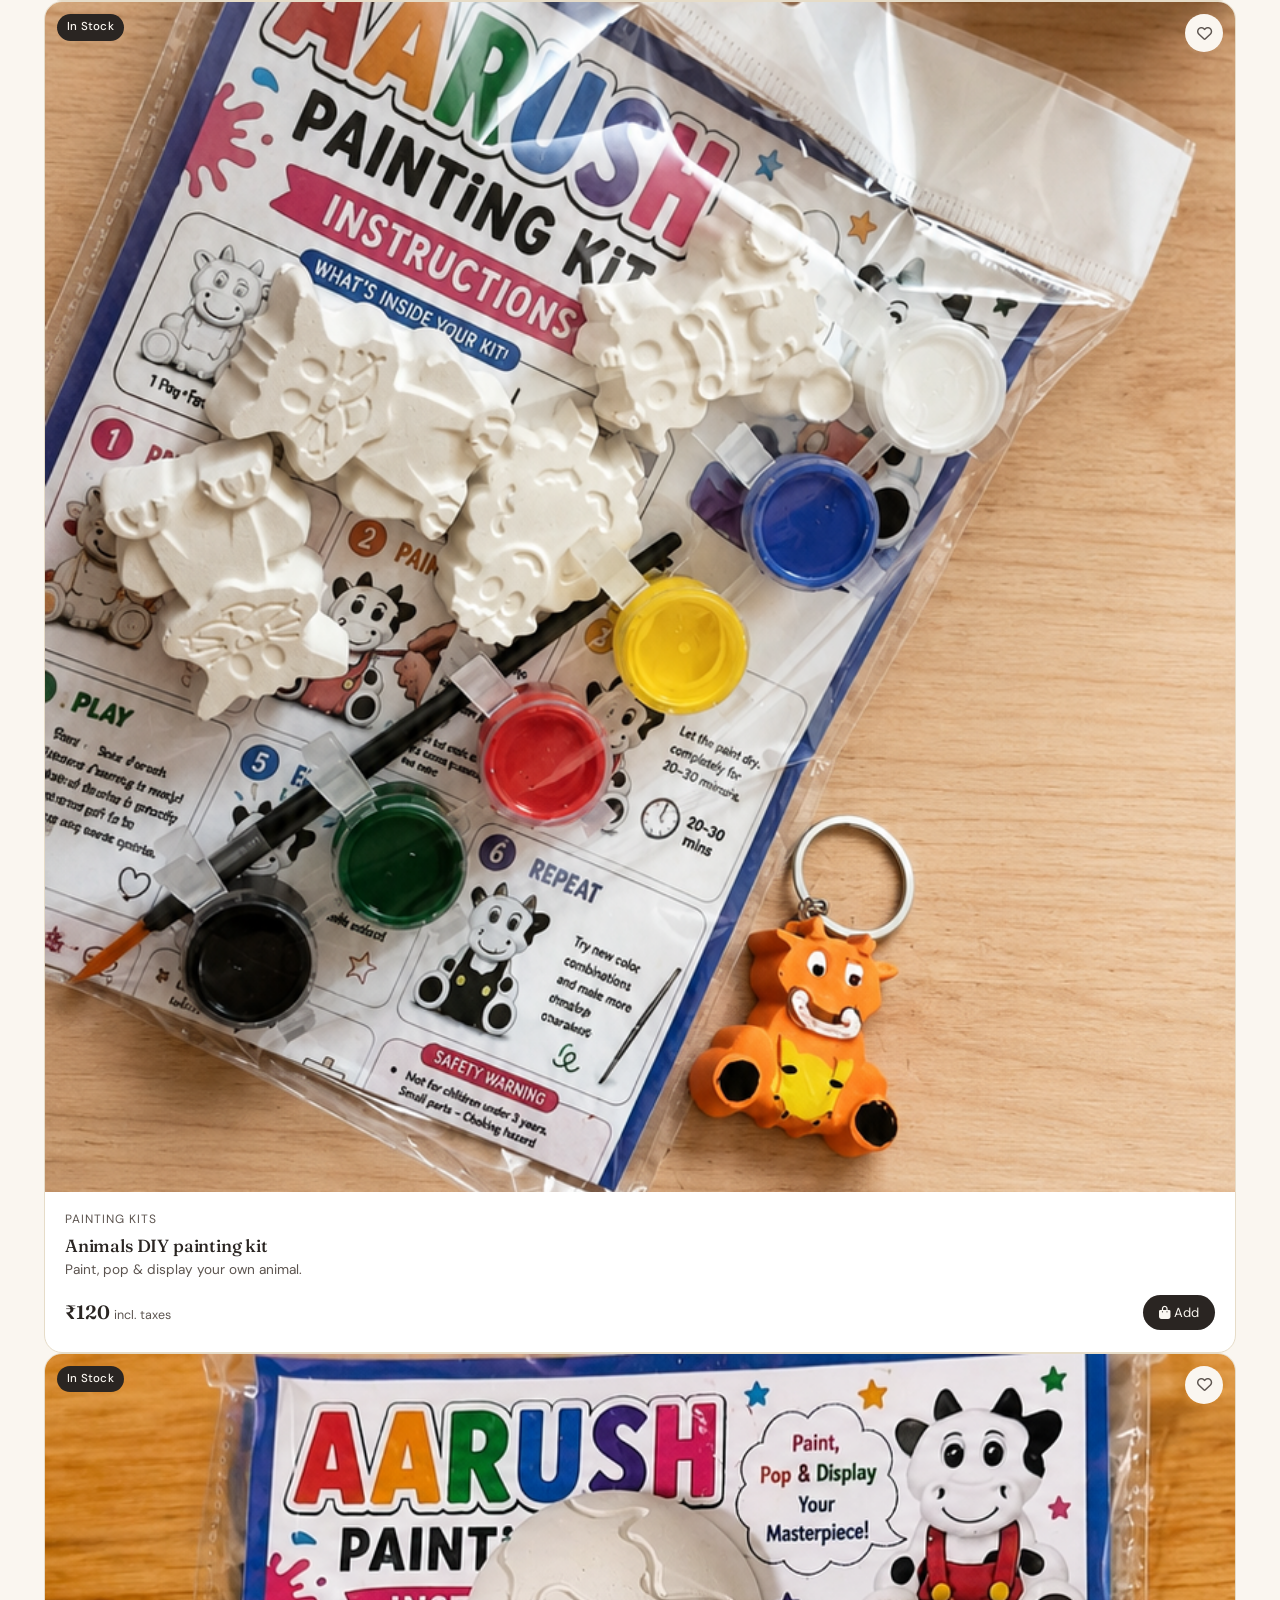
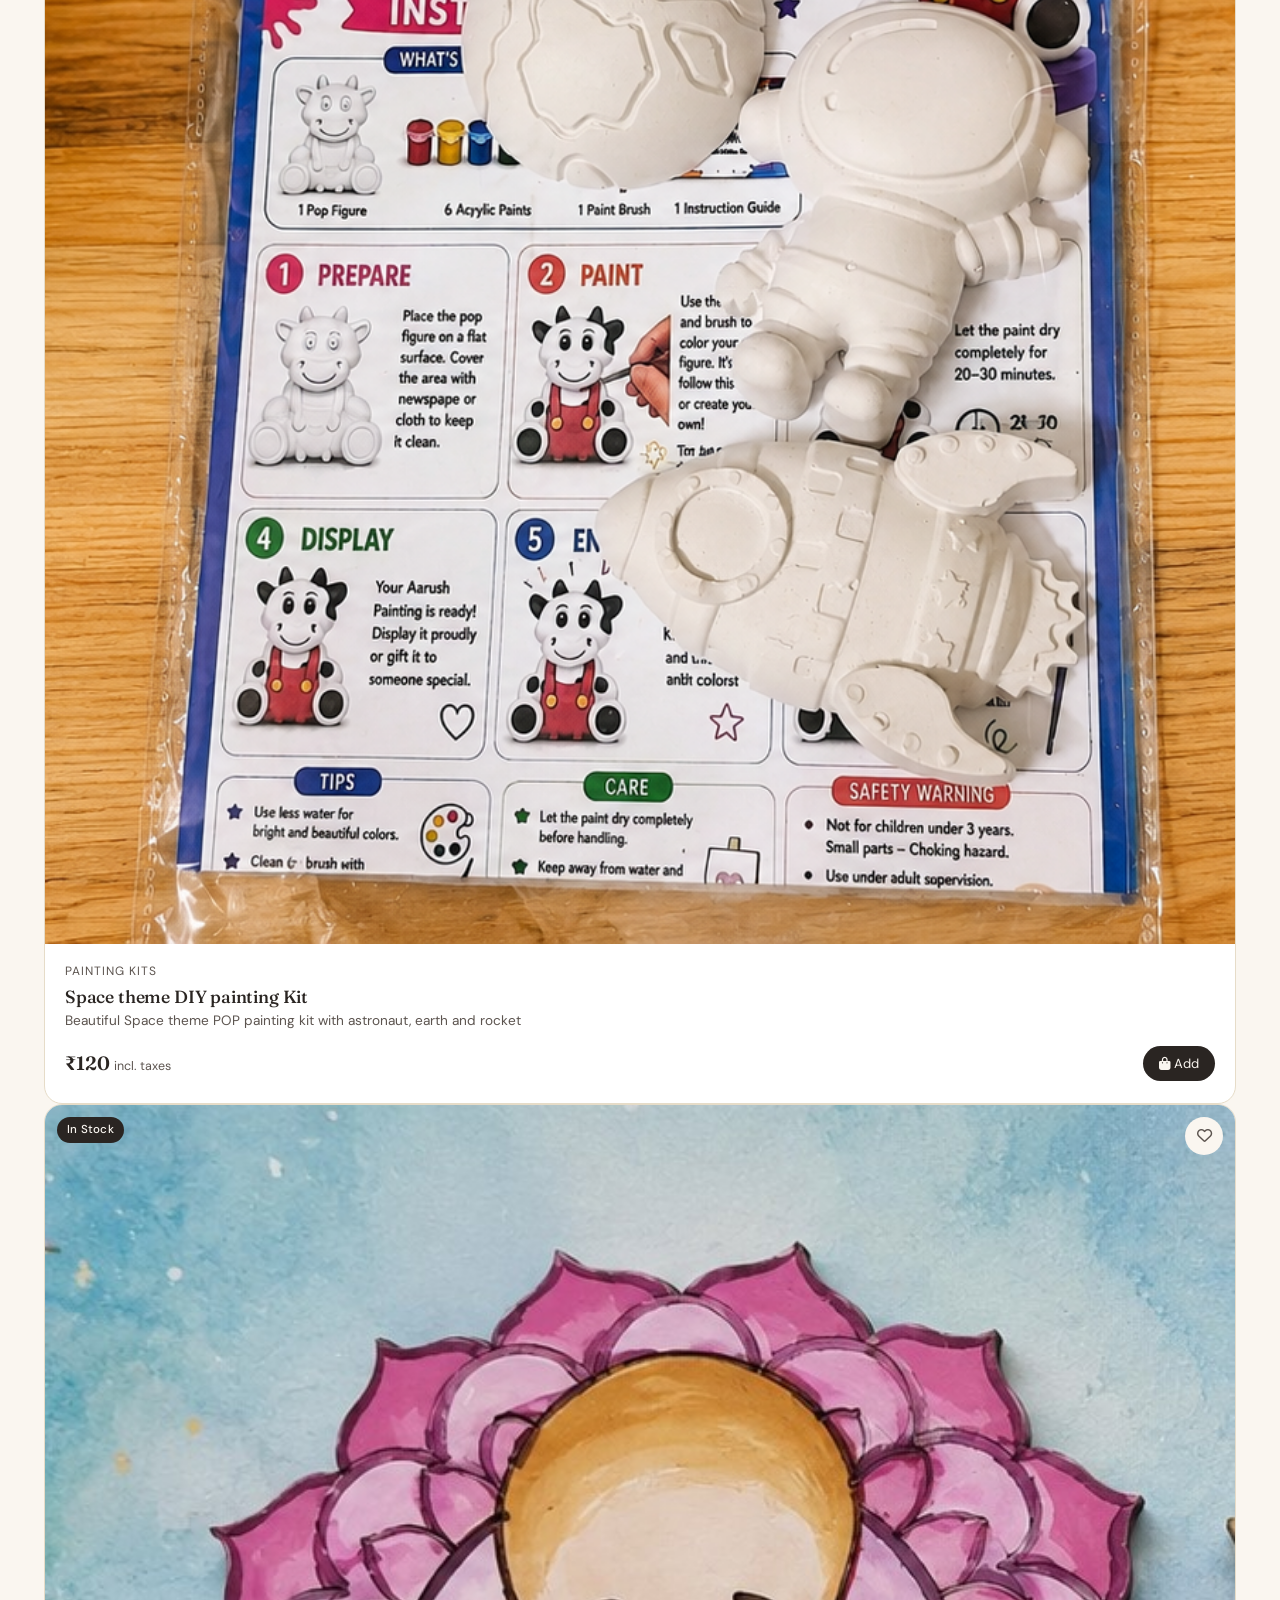
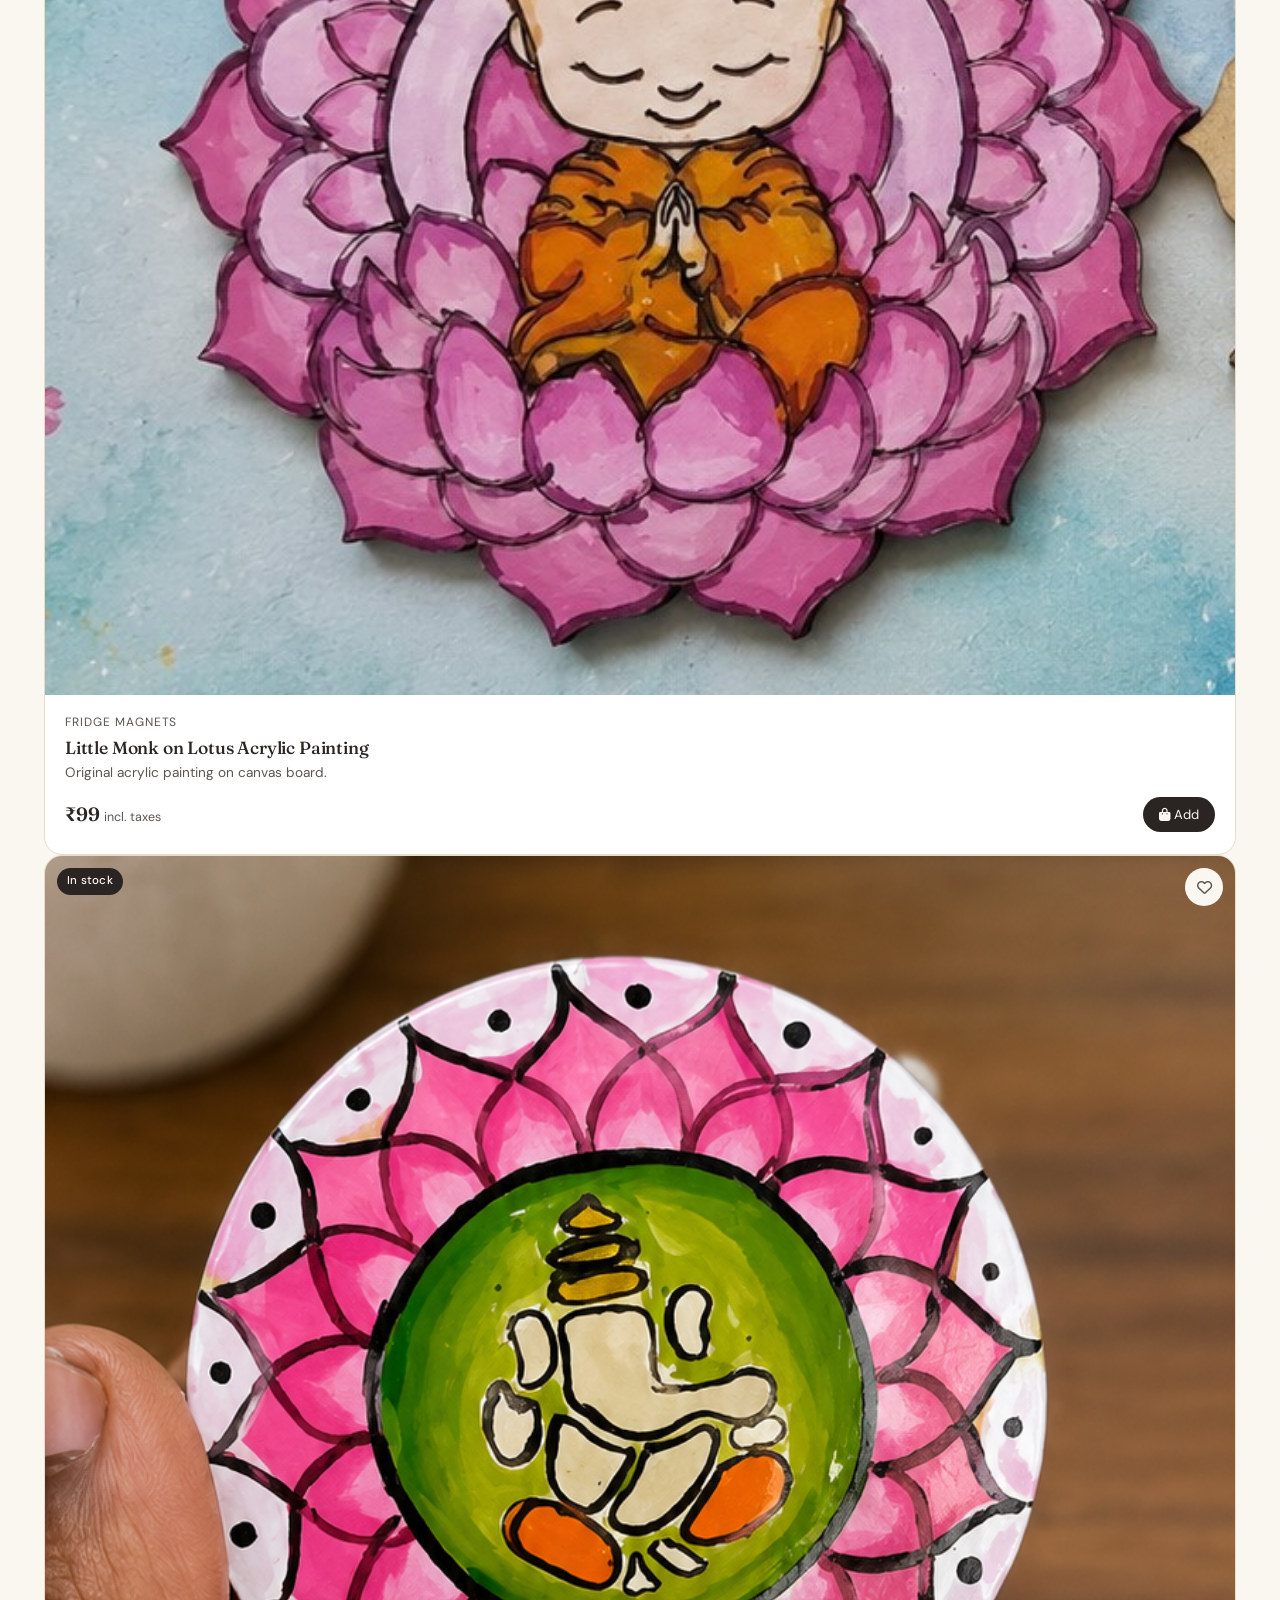
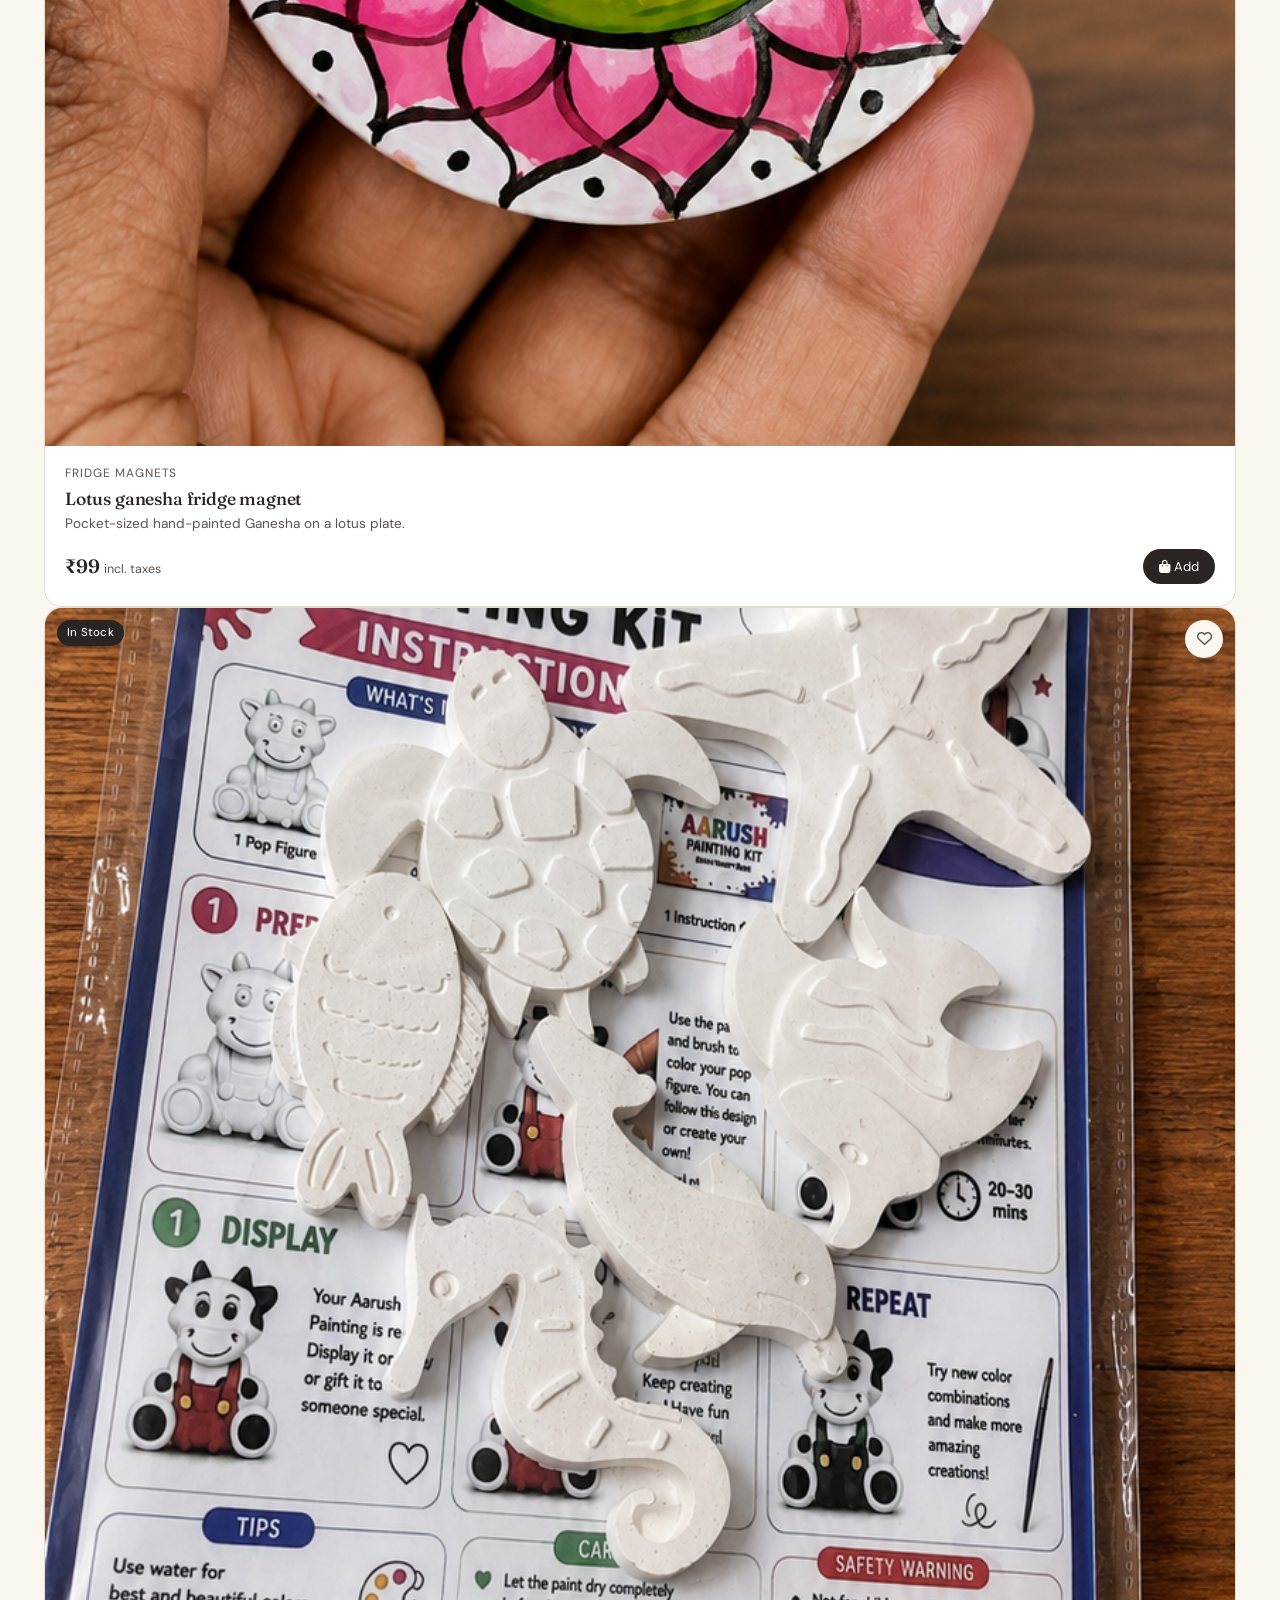
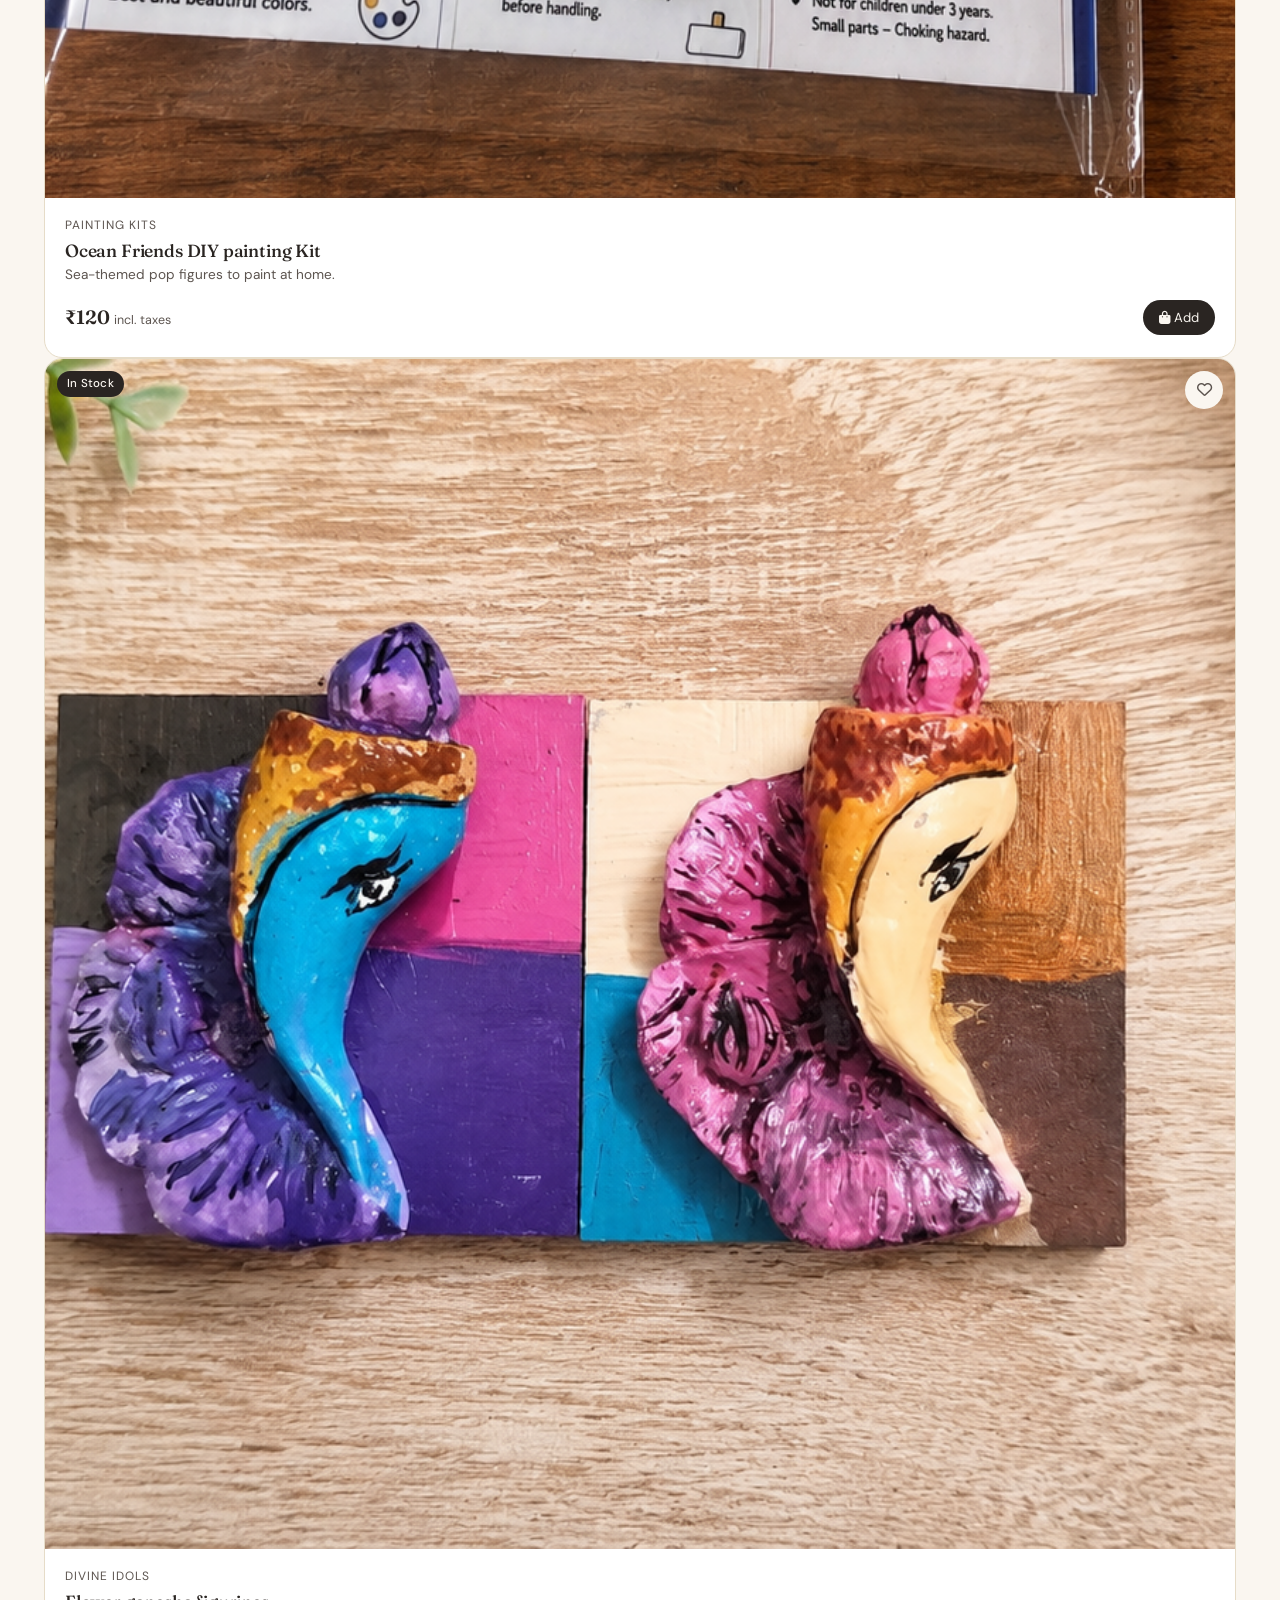
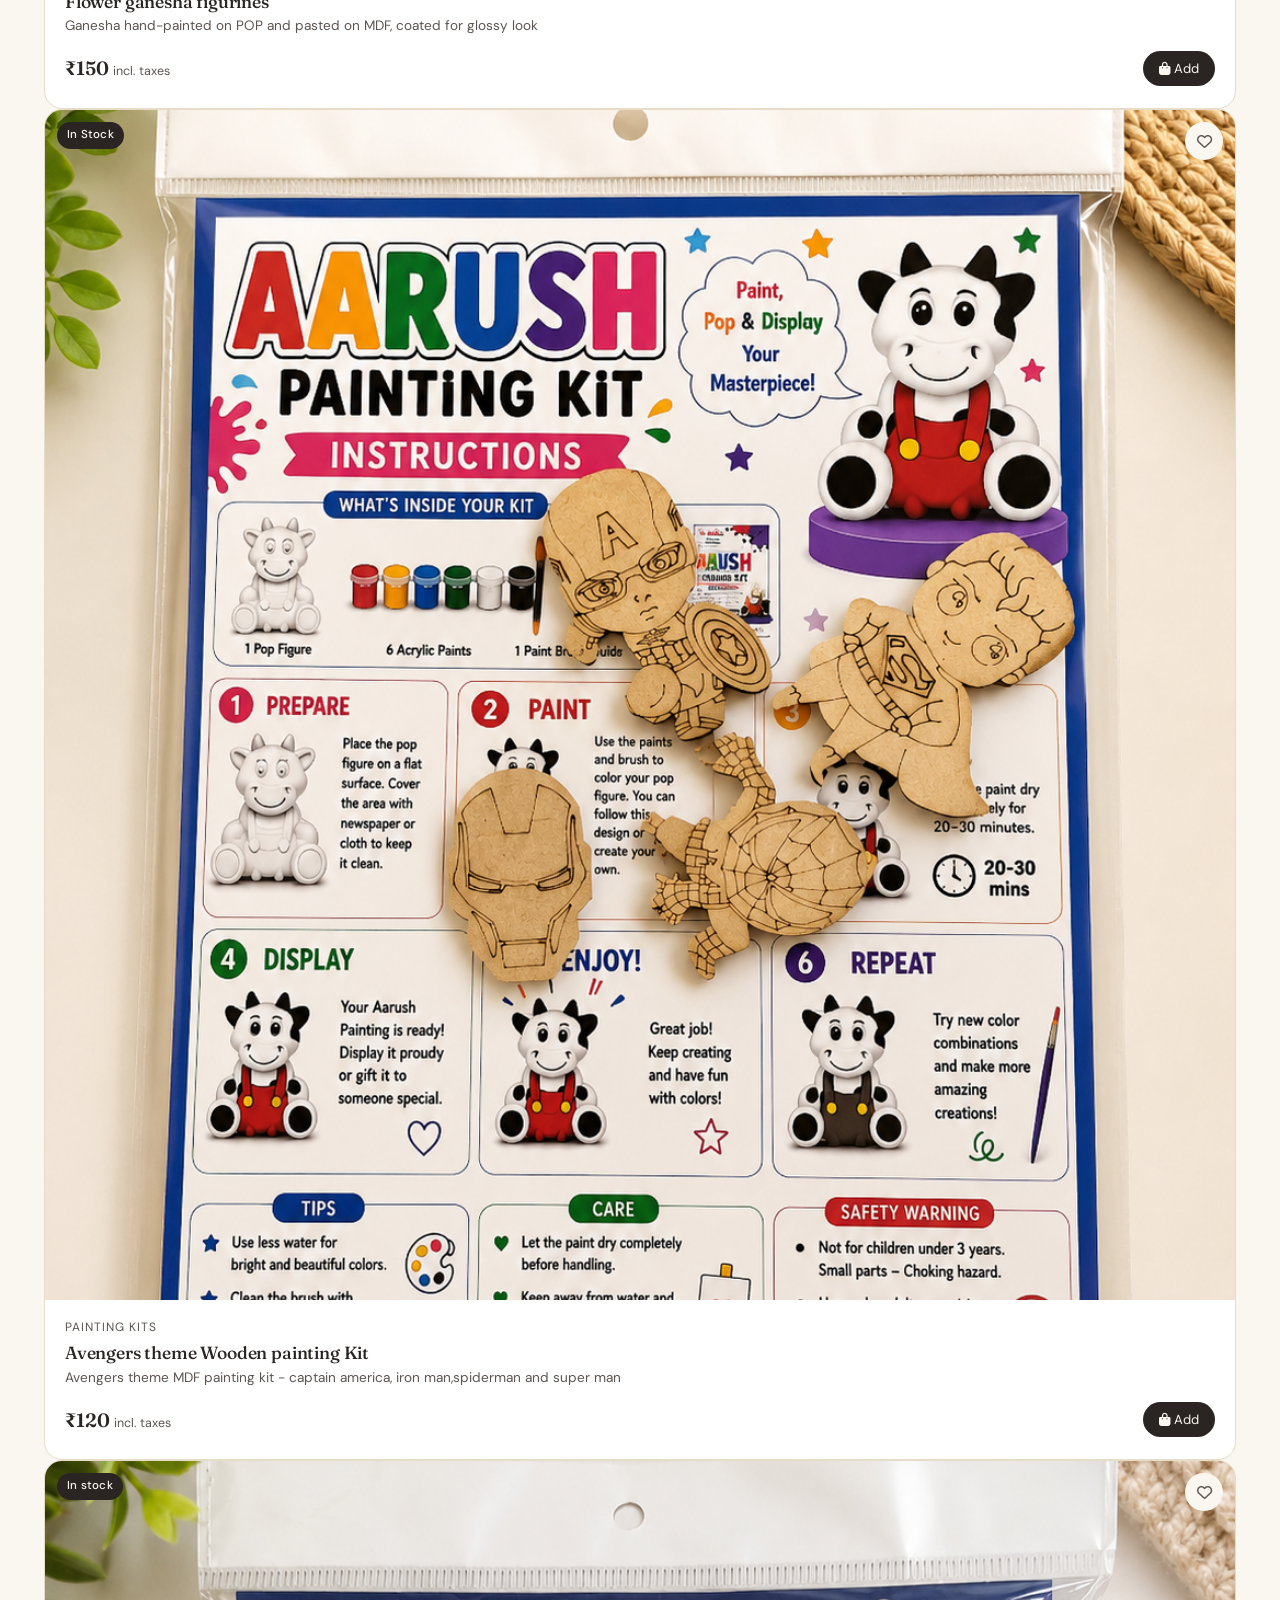
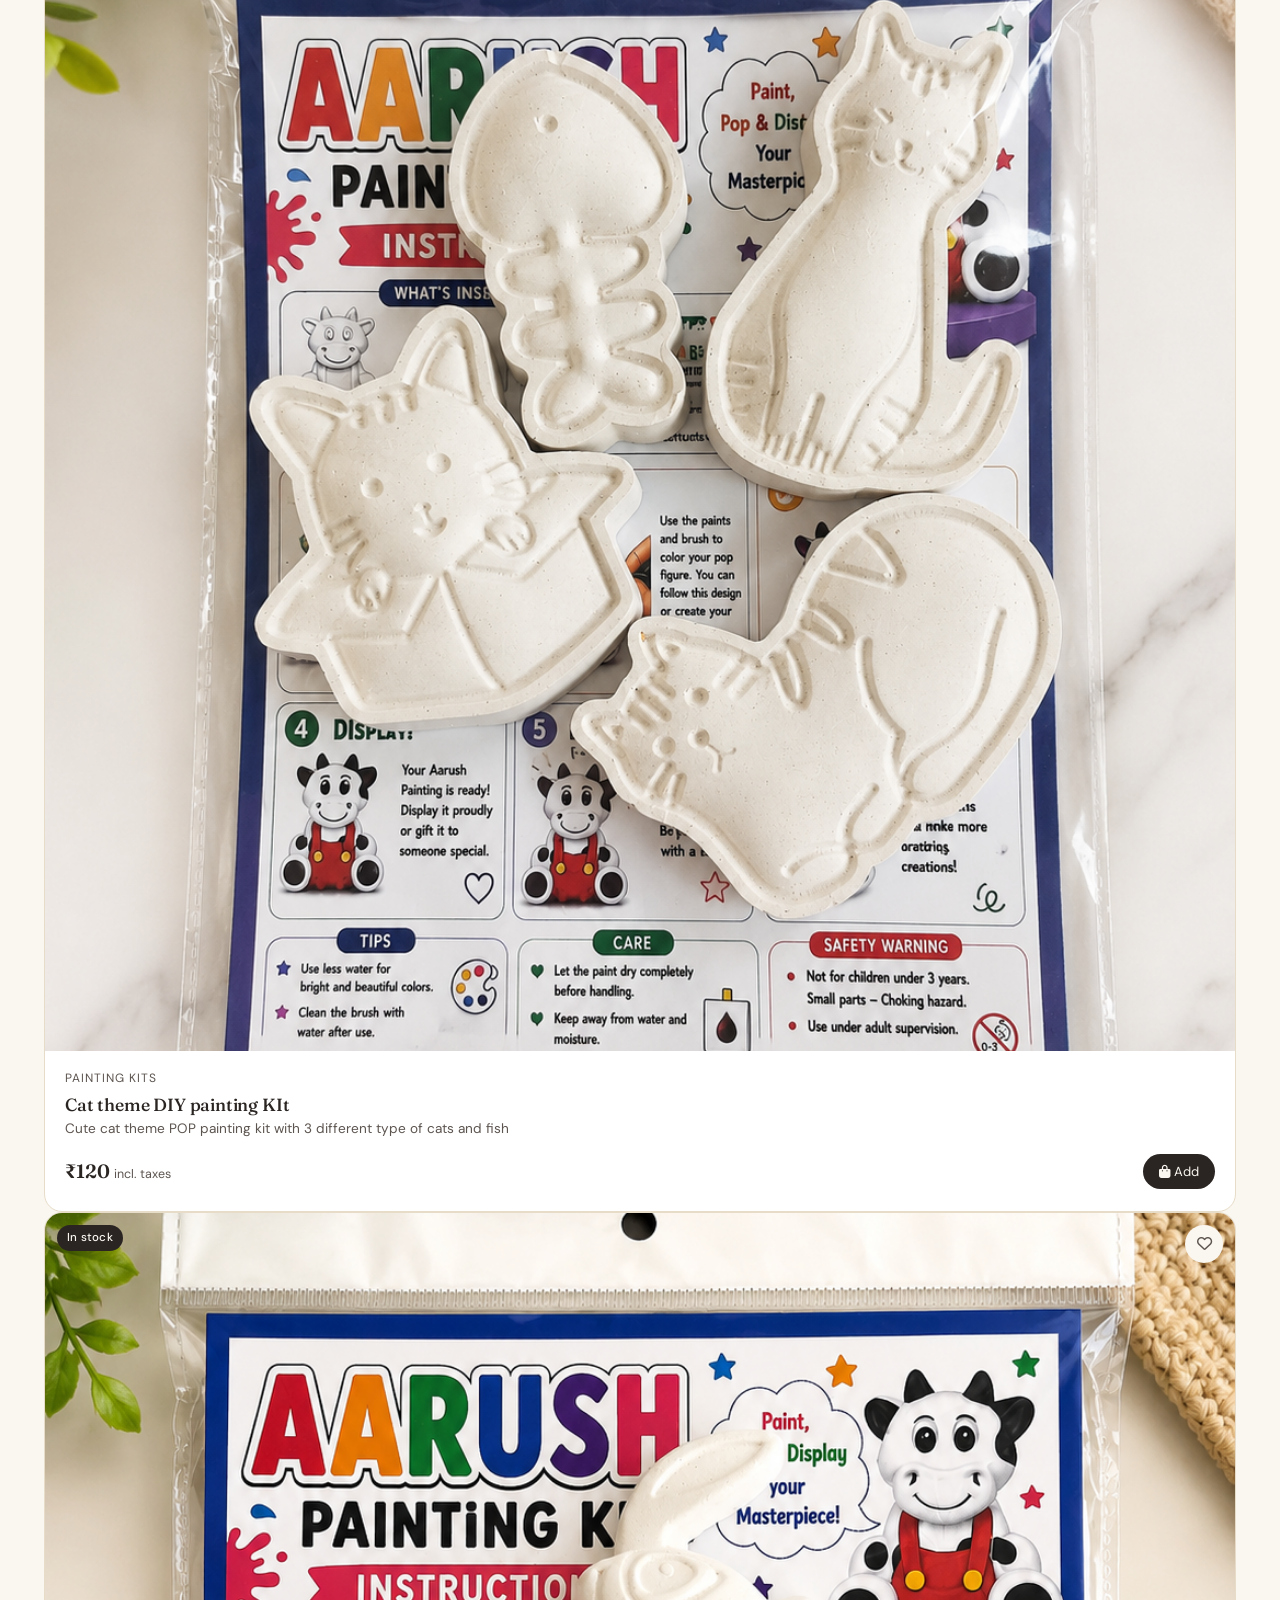
<file: Products.html>
<!DOCTYPE html>
<html lang="en">
<head>
  <meta charset="UTF-8">
  <meta name="viewport" content="width=device-width, initial-scale=1.0">
  <title>Shop — Aarush Art &amp; Craft</title>
  <link rel="stylesheet" href="css/style.css">
  <link href="https://fonts.googleapis.com/css2?family=Fraunces:ital,wght@0,400;0,500;0,600;1,400&family=DM+Sans:wght@400;500;600&display=swap" rel="stylesheet">
  <link rel="stylesheet" href="https://cdnjs.cloudflare.com/ajax/libs/font-awesome/6.5.1/css/all.min.css">
</head>
<body>
  <nav class="nav">
    <div class="nav-inner">
      <a href="index.html" class="brand">Aarush <span>Art &amp; Craft</span></a>
      <div class="nav-links">
        <a href="index.html">Home</a>
        <a href="products.html" class="active">Shop</a>
        <a href="#categories">Categories</a>
        <a href="contact.html">Contact</a>
      </div>
      <div class="nav-actions">
        <a href="wishlist.html" class="icon-btn"><i class="fa-regular fa-heart"></i><span class="badge" data-wish-count style="display:none">0</span></a>
        <a href="cart.html" class="icon-btn"><i class="fa-solid fa-bag-shopping"></i><span class="badge" data-cart-count style="display:none">0</span></a>
        <button class="menu-toggle"><i class="fa-solid fa-bars"></i></button>
      </div>
    </div>
  </nav>

  <div class="container breadcrumb"><a href="index.html">Home</a><span class="sep">/</span><span>Shop</span></div>

  <section style="padding:32px 0 60px">
    <div class="container">
      <div style="margin-bottom:36px">
        <h1 style="margin-bottom:8px">The whole collection</h1>
        <p style="color:var(--ink-soft)">Search, filter, find the one that's yours.</p>
      </div>
      <div class="search-bar">
        <i class="fa-solid fa-magnifying-glass"></i>
        <input type="search" id="search-input" placeholder="Search painting kits, idols, gifts…">
      </div>
      <div id="categories" style="margin-bottom:40px">
        <h2 style="font-size:1.3rem;margin-bottom:20px">Categories</h2>
        <div class="cat-grid" id="cat-grid-products"></div>
      </div>
      <div class="filter-bar" id="filter-bar"></div>
      <div style="display:flex;justify-content:space-between;align-items:center;margin-bottom:20px">
        <span id="result-count" style="color:var(--ink-soft);font-size:0.9rem">—</span>
      </div>
      <div class="product-grid" id="products-grid"></div>
    </div>
  </section>

  <div id="footer-slot"></div>
  <script src="js/data.js"></script>
  <script src="js/app.js"></script>
</body>
</html>
</file>
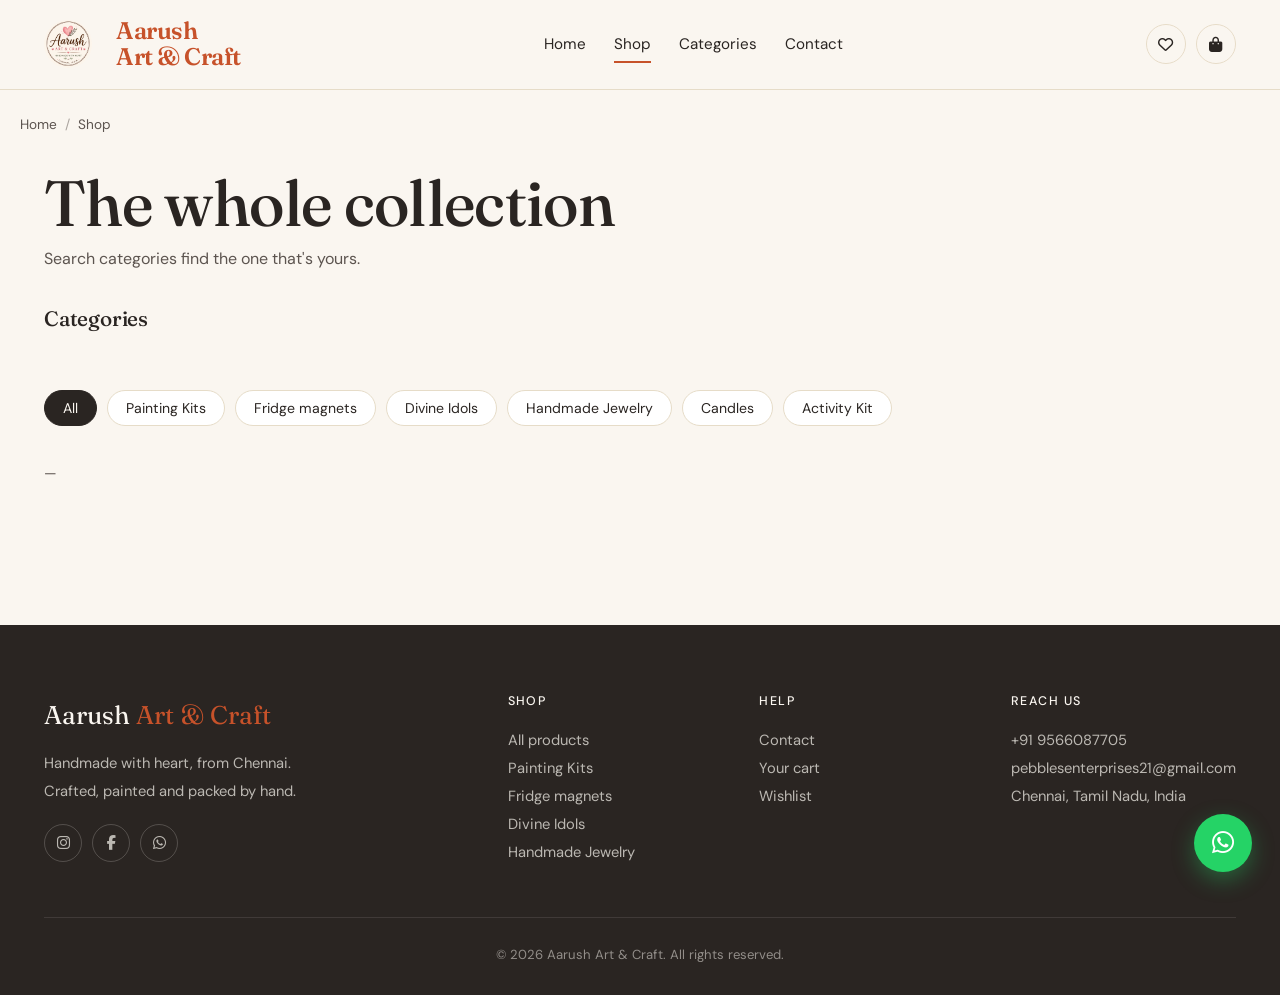
<file: products.html>
<!DOCTYPE html>
<html lang="en">
<head>
  <meta charset="UTF-8">
  <meta name="viewport" content="width=device-width, initial-scale=1.0">
  <title>Shop — Aarush Art &amp; Craft</title>
  <link rel="stylesheet" href="css/style.css">
  <link href="https://fonts.googleapis.com/css2?family=Fraunces:ital,wght@0,400;0,500;0,600;1,400&family=DM+Sans:wght@400;500;600&display=swap" rel="stylesheet">
  <link rel="stylesheet" href="https://cdnjs.cloudflare.com/ajax/libs/font-awesome/6.5.1/css/all.min.css">
</head>
<body>
  <nav class="nav">
  <div class="nav-inner">

    <a href="index.html" class="brand">
      <img src="image/aarush logo.png" class="nav-logo" alt="Aarush Logo">
      <span>Aarush <span>Art &amp; Craft</span></span>
    </a>

    <div class="nav-links">
      <a href="index.html">Home</a>
      <a href="products.html" class="active">Shop</a>
      <a href="products.html#categories">Categories</a>
      <a href="contact.html">Contact</a>
    </div>

    <div class="nav-actions">
      <a href="wishlist.html" class="icon-btn" aria-label="Wishlist">
        <i class="fa-regular fa-heart"></i>
        <span class="badge" data-wish-count style="display:none">0</span>
      </a>

      <a href="cart.html" class="icon-btn" aria-label="Cart">
        <i class="fa-solid fa-bag-shopping"></i>
        <span class="badge" data-cart-count style="display:none">0</span>
      </a>

      <button class="menu-toggle" id="menuBtn" aria-label="Menu">
        <i class="fa-solid fa-bars"></i>
      </button>
    </div>

  </div>
</nav>

<div class="drawer-overlay" id="drawerOverlay"></div>

<div class="side-drawer" id="sideDrawer">
  <div class="drawer-header">
    <button class="close-drawer" id="closeDrawer">
      <i class="fa-solid fa-xmark"></i>
    </button>
    <img src="image/aarush logo.png" class="drawer-logo">
    <h2>Aarush Art & Craft</h2>
    <p>Handmade with ❤️ from Chennai</p>
  </div>
  <div class="drawer-links">
    <a href="index.html"><i class="fa-solid fa-house"></i> Home</a>
    <a href="products.html"><i class="fa-solid fa-store"></i> All Products</a>
    <a href="products.html"><i class="fa-solid fa-layer-group"></i> Categories</a>
    <a href="wishlist.html"><i class="fa-regular fa-heart"></i> Wishlist</a>
    <a href="cart.html"><i class="fa-solid fa-cart-shopping"></i> Cart</a>
    <a href="contact.html"><i class="fa-solid fa-phone"></i> Contact</a>
  </div>
  <div class="drawer-bottom">
    <a href="products.html" class="drawer-btn">Shop Now</a>
  </div>
</div>
  

  <div class="container breadcrumb"><a href="index.html">Home</a><span class="sep">/</span><span>Shop</span></div>

  <section style="padding:32px 0 60px">
    <div class="container">
      <div style="margin-bottom:36px">
        <h1 style="margin-bottom:8px">The whole collection</h1>
        <p style="color:var(--ink-soft)">Search categories find the one that's yours.</p>
      </div>
      
        
      <div id="categories" style="margin-bottom:40px">
        <h2 style="font-size:1.3rem;margin-bottom:20px">Categories</h2>
        <div class="cat-grid" id="cat-grid-products"></div>
      </div>
      <div class="filter-bar" id="filter-bar"></div>
      <div style="display:flex;justify-content:space-between;align-items:center;margin-bottom:20px">
        <span id="result-count" style="color:var(--ink-soft);font-size:0.9rem">—</span>
      </div>
      <div class="product-grid" id="products-grid"></div>
    </div>
  </section>

  <div id="footer-slot"></div>
  <script src="js/data.js"></script>
  <script src="js/app.js"></script>
</body>
</html>
</file>
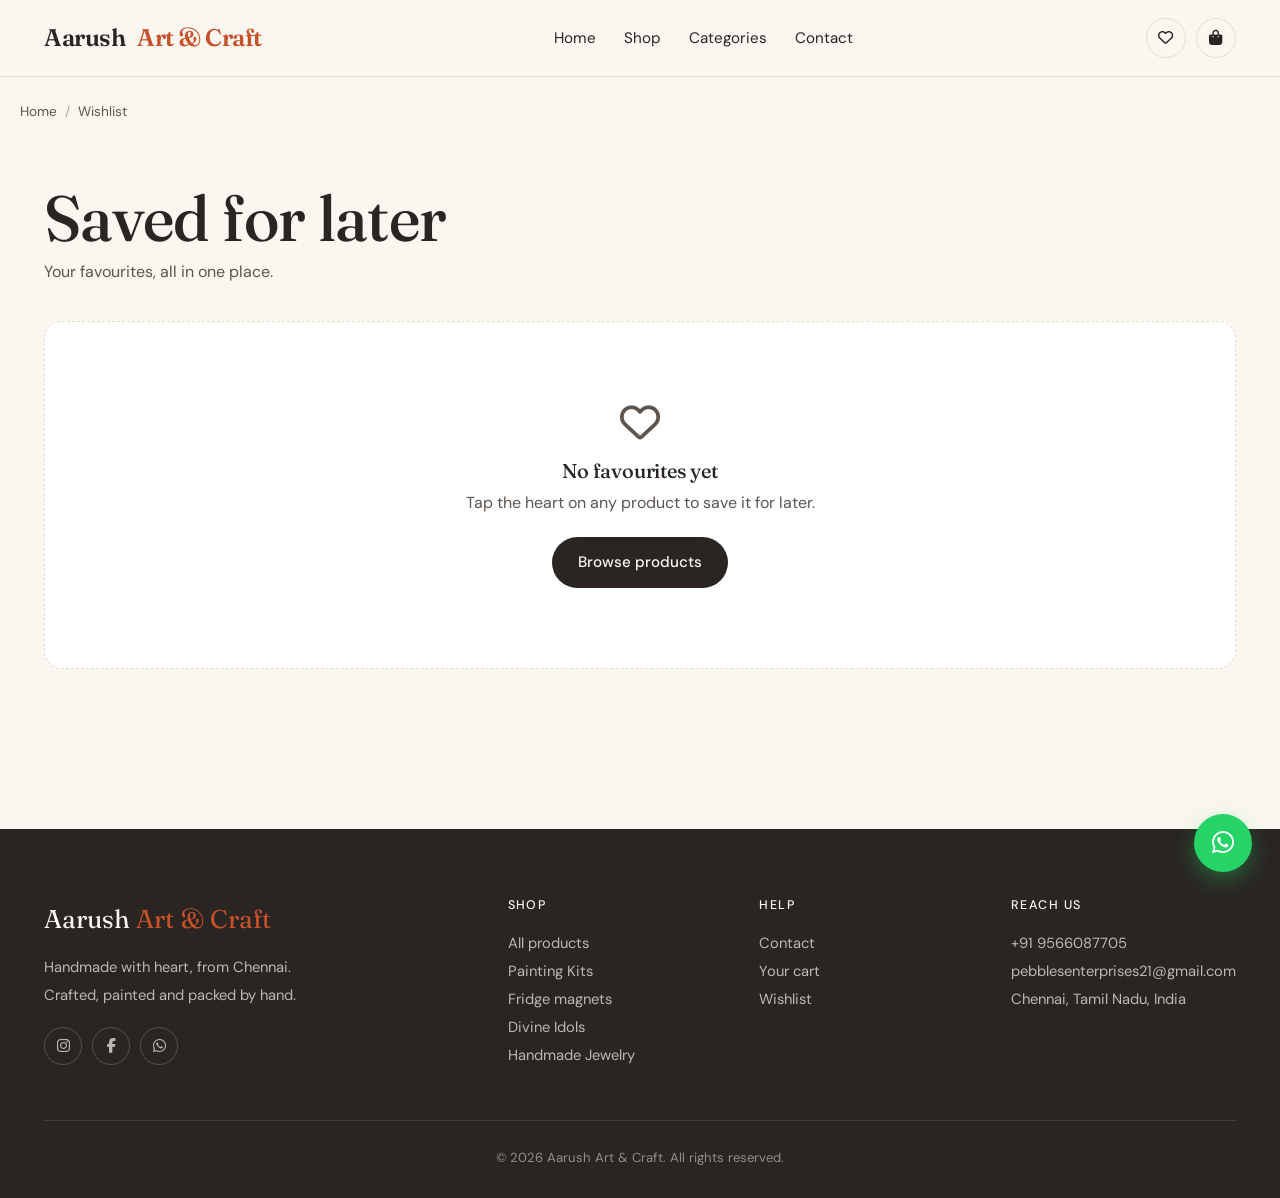
<file: Wishlist.html>
<!DOCTYPE html>
<html lang="en">
<head>
  <meta charset="UTF-8"><meta name="viewport" content="width=device-width, initial-scale=1.0">
  <title>Wishlist — Aarush Art &amp; Craft</title>
  <link rel="stylesheet" href="css/style.css">
  <link href="https://fonts.googleapis.com/css2?family=Fraunces:ital,wght@0,400;0,500;0,600;1,400&family=DM+Sans:wght@400;500;600&display=swap" rel="stylesheet">
  <link rel="stylesheet" href="https://cdnjs.cloudflare.com/ajax/libs/font-awesome/6.5.1/css/all.min.css">
</head>
<body>
  <nav class="nav"><div class="nav-inner">
    <a href="index.html" class="brand">Aarush <span>Art &amp; Craft</span></a>
    <div class="nav-links"><a href="index.html">Home</a><a href="products.html">Shop</a><a href="products.html#categories">Categories</a><a href="contact.html">Contact</a></div>
    <div class="nav-actions">
      <a href="wishlist.html" class="icon-btn"><i class="fa-regular fa-heart"></i><span class="badge" data-wish-count style="display:none">0</span></a>
      <a href="cart.html" class="icon-btn"><i class="fa-solid fa-bag-shopping"></i><span class="badge" data-cart-count style="display:none">0</span></a>
      <button class="menu-toggle"><i class="fa-solid fa-bars"></i></button>
    </div>
  </div></nav>
  <div class="container breadcrumb"><a href="index.html">Home</a><span class="sep">/</span><span>Wishlist</span></div>
  <section class="list-page"><div class="container">
    <div style="margin-bottom:36px"><h1>Saved for later</h1><p style="color:var(--ink-soft);margin-top:6px">Your favourites, all in one place.</p></div>
    <div id="wish-wrap"></div>
  </div></section>
  <div id="footer-slot"></div>
  <script src="js/data.js"></script><script src="js/app.js"></script>
</body></html>
</file>
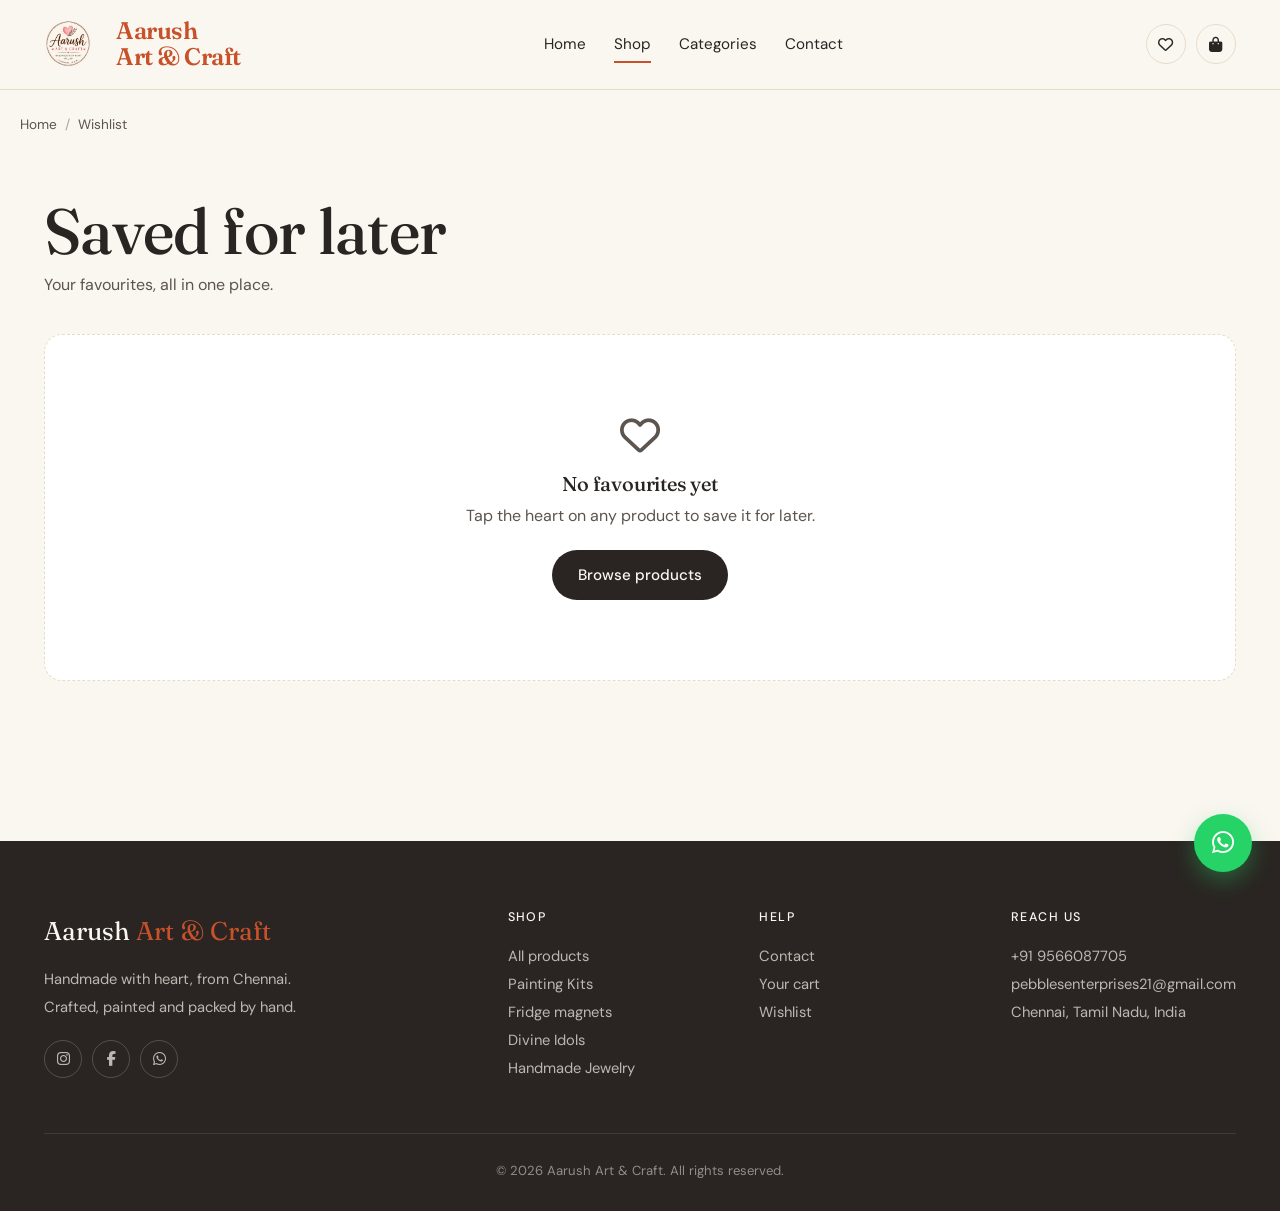
<file: wishlist.html>
<!DOCTYPE html>
<html lang="en">
<head>
  <meta charset="UTF-8"><meta name="viewport" content="width=device-width, initial-scale=1.0">
  <title>Wishlist — Aarush Art &amp; Craft</title>
  <link rel="stylesheet" href="css/style.css">
  <link href="https://fonts.googleapis.com/css2?family=Fraunces:ital,wght@0,400;0,500;0,600;1,400&family=DM+Sans:wght@400;500;600&display=swap" rel="stylesheet">
  <link rel="stylesheet" href="https://cdnjs.cloudflare.com/ajax/libs/font-awesome/6.5.1/css/all.min.css">
</head>
<body>
  <nav class="nav">
  <div class="nav-inner">

    <a href="index.html" class="brand">
      <img src="image/aarush logo.png" class="nav-logo" alt="Aarush Logo">
      <span>Aarush <span>Art &amp; Craft</span></span>
    </a>

    <div class="nav-links">
      <a href="index.html">Home</a>
      <a href="products.html" class="active">Shop</a>
      <a href="products.html#categories">Categories</a>
      <a href="contact.html">Contact</a>
    </div>

    <div class="nav-actions">
      <a href="wishlist.html" class="icon-btn" aria-label="Wishlist">
        <i class="fa-regular fa-heart"></i>
        <span class="badge" data-wish-count style="display:none">0</span>
      </a>

      <a href="cart.html" class="icon-btn" aria-label="Cart">
        <i class="fa-solid fa-bag-shopping"></i>
        <span class="badge" data-cart-count style="display:none">0</span>
      </a>

      <button class="menu-toggle" id="menuBtn" aria-label="Menu">
        <i class="fa-solid fa-bars"></i>
      </button>
    </div>

  </div>
</nav>

<div class="drawer-overlay" id="drawerOverlay"></div>

<div class="side-drawer" id="sideDrawer">
  <div class="drawer-header">
    <button class="close-drawer" id="closeDrawer">
      <i class="fa-solid fa-xmark"></i>
    </button>
    <img src="image/aarush logo.png" class="drawer-logo">
    <h2>Aarush Art & Craft</h2>
    <p>Handmade with ❤️ from Chennai</p>
  </div>
  <div class="drawer-links">
    <a href="index.html"><i class="fa-solid fa-house"></i> Home</a>
    <a href="products.html"><i class="fa-solid fa-store"></i> All Products</a>
    <a href="products.html"><i class="fa-solid fa-layer-group"></i> Categories</a>
    <a href="wishlist.html"><i class="fa-regular fa-heart"></i> Wishlist</a>
    <a href="cart.html"><i class="fa-solid fa-cart-shopping"></i> Cart</a>
    <a href="contact.html"><i class="fa-solid fa-phone"></i> Contact</a>
  </div>
  <div class="drawer-bottom">
    <a href="products.html" class="drawer-btn">Shop Now</a>
  </div>
</div>
  <div class="container breadcrumb"><a href="index.html">Home</a><span class="sep">/</span><span>Wishlist</span></div>
  <section class="list-page"><div class="container">
    <div style="margin-bottom:36px"><h1>Saved for later</h1><p style="color:var(--ink-soft);margin-top:6px">Your favourites, all in one place.</p></div>
    <div id="wish-wrap"></div>
  </div></section>
  <div id="footer-slot"></div>
  <script src="js/data.js"></script><script src="js/app.js"></script>
</body></html>
</file>
<file: css/style.css>
/* =====================================================================
   PEBBLES ENTERPRISES — STYLES
   Palette: warm cream + terracotta + olive (handmade, earthy)
   Fonts:   Fraunces (headings) + DM Sans (body)
   ===================================================================== */

:root {
  --cream:        #FAF6F0;
  --cream-deep:   #F1E9DA;
  --ink:          #2A2522;
  --ink-soft:     #5C544F;
  --terracotta:   #C7522A;
  --terracotta-d: #A4391A;
  --olive:        #6B7A3F;
  --gold:         #B8893B;
  --line:         #E6DCC8;
  --white:        #FFFFFF;
  --shadow-sm:    0 2px 8px rgba(42, 37, 34, .06);
  --shadow-md:    0 8px 28px rgba(42, 37, 34, .10);
  --radius:       18px;
  --radius-sm:    10px;
}

* { box-sizing: border-box; margin: 0; padding: 0; }

html { scroll-behavior: smooth; }

body {
  font-family: 'DM Sans', -apple-system, sans-serif;
  background: var(--cream);
  color: var(--ink);
  line-height: 1.6;
  font-size: 16px;
  min-height: 100vh;
}

::selection { background: var(--terracotta); color: var(--cream); }

a { color: inherit; text-decoration: none; }
img { max-width: 100%; display: block; }

h1, h2, h3, h4 {
  font-family: 'Fraunces', Georgia, serif;
  font-weight: 500;
  letter-spacing: -0.01em;
  line-height: 1.1;
  color: var(--ink);
}

h1 { font-size: clamp(2.4rem, 5vw, 4rem); }
h2 { font-size: clamp(1.8rem, 3.5vw, 2.6rem); }
h3 { font-size: 1.25rem; }

.container {
  max-width: 1240px;
  margin: 0 auto;
  padding: 0 24px;
}

/* ---------- NAVBAR ---------- */
.nav {
  position: sticky;
  top: 0;
  background: rgba(250, 246, 240, 0.92);
  backdrop-filter: blur(14px);
  -webkit-backdrop-filter: blur(14px);
  border-bottom: 1px solid var(--line);
  z-index: 100;
}
.nav-inner {
  display: flex;
  align-items: center;
  justify-content: space-between;
  padding: 18px 24px;
  max-width: 1240px;
  margin: 0 auto;
  gap: 16px;
}
.brand {
  font-family: 'Fraunces', serif;
  font-size: 1.5rem;
  font-weight: 600;
  letter-spacing: -0.02em;
}
.brand span { color: var(--terracotta); }

.nav-links {
  display: flex;
  gap: 28px;
  font-size: 0.95rem;
}
.nav-links a {
  position: relative;
  transition: color .2s;
}
.nav-links a:hover { color: var(--terracotta); }
.nav-links a.active::after {
  content: '';
  position: absolute;
  bottom: -6px; left: 0; right: 0;
  height: 2px; background: var(--terracotta);
}

.nav-actions {
  display: flex;
  align-items: center;
  gap: 10px;
}
.icon-btn {
  position: relative;
  background: transparent;
  border: 1px solid var(--line);
  width: 40px; height: 40px;
  border-radius: 50%;
  display: inline-flex;
  align-items: center; justify-content: center;
  cursor: pointer;
  transition: all .25s;
  color: var(--ink);
  font-size: 0.95rem;
}
.icon-btn:hover {
  background: var(--ink);
  color: var(--cream);
  border-color: var(--ink);
  transform: translateY(-2px);
}
.icon-btn .badge {
  position: absolute;
  top: -4px; right: -4px;
  background: var(--terracotta);
  color: var(--cream);
  font-size: 0.7rem;
  font-weight: 600;
  min-width: 20px; height: 20px;
  border-radius: 10px;
  display: inline-flex;
  align-items: center; justify-content: center;
  padding: 0 5px;
  font-family: 'DM Sans', sans-serif;
}

.menu-toggle {
  display: none;
  background: none; border: none;
  font-size: 1.4rem;
  cursor: pointer;
  color: var(--ink);
}
.google-search {
  text-align: center;
  padding: 40px 20px;
}

.google-card {
  max-width: 420px;
  margin: 20px auto;
  border-radius: 12px;
  overflow: hidden;
  box-shadow: 0 4px 12px rgba(0,0,0,0.15);
}

.google-card img {
  width: 100%;
  display: block;
}

/* ---------- BUTTONS ---------- */
.btn {
  display: inline-flex;
  align-items: center;
  gap: 8px;
  padding: 13px 26px;
  border-radius: 999px;
  font-weight: 500;
  font-size: 0.95rem;
  border: none;
  cursor: pointer;
  transition: all .25s ease;
  font-family: inherit;
  text-decoration: none;
}
.btn-primary {
  background: var(--ink);
  color: var(--cream);
}
.btn-primary:hover {
  background: var(--terracotta);
  transform: translateY(-2px);
  box-shadow: var(--shadow-md);
}
.btn-outline {
  background: transparent;
  color: var(--ink);
  border: 1.5px solid var(--ink);
}
.btn-outline:hover {
  background: var(--ink);
  color: var(--cream);
}
.btn-whatsapp {
  background: #25D366;
  color: white;
}
.btn-whatsapp:hover {
  background: #1ebe5a;
  transform: translateY(-2px);
}
.btn-upi {
  background: var(--gold);
  color: var(--white);
}
.btn-upi:hover { background: #9b7228; }

/* ---------- HERO ---------- */
.hero {
  padding: 80px 0 100px;
  position: relative;
  overflow: hidden;
}
.hero-grid {
  display: grid;
  grid-template-columns: 1.1fr 0.9fr;
  gap: 60px;
  align-items: center;
}
.hero-eyebrow {
  display: inline-flex;
  align-items: center;
  gap: 8px;
  background: var(--cream-deep);
  color: var(--ink-soft);
  font-size: 0.85rem;
  padding: 8px 16px;
  border-radius: 999px;
  margin-bottom: 24px;
}
.hero h1 {
  margin-bottom: 24px;
}
.hero h1 em {
  font-style: italic;
  color: var(--terracotta);
  font-weight: 400;
}
.hero p {
  color: var(--ink-soft);
  font-size: 1.1rem;
  max-width: 480px;
  margin-bottom: 36px;
}
.hero-cta { display: flex; gap: 14px; flex-wrap: wrap; }

.hero-visual {
  position: relative;
  aspect-ratio: 4/5;
  border-radius: var(--radius);
  overflow: hidden;
  box-shadow: var(--shadow-md);
}
.hero-visual img {
  width: 100%; height: 100%;
  object-fit: cover;
}
.hero-tag {
  position: absolute;
  bottom: 24px; left: 24px;
  background: var(--cream);
  padding: 12px 18px;
  border-radius: 12px;
  font-size: 0.85rem;
  box-shadow: var(--shadow-sm);
}
.hero-tag strong { color: var(--terracotta); }

/* ---------- SECTIONS ---------- */
section { padding: 80px 0; }
.section-head {
  display: flex;
  justify-content: space-between;
  align-items: flex-end;
  margin-bottom: 48px;
  gap: 24px;
  flex-wrap: wrap;
}
.section-head .subtitle {
  color: var(--ink-soft);
  font-size: 0.95rem;
  margin-top: 8px;
}
.section-link {
  font-size: 0.95rem;
  color: var(--terracotta);
  border-bottom: 1px solid currentColor;
  padding-bottom: 2px;
  transition: opacity .2s;
}
.section-link:hover { opacity: 0.7; }

/* ---------- CATEGORIES ---------- */
.cat-grid {
  display: grid;
  grid-template-columns: repeat(auto-fit, minmax(160px, 1fr));
  gap: 18px;
}
.cat-card {
  background: var(--white);
  border-radius: var(--radius);
  padding: 32px 20px;
  text-align: center;
  border: 1px solid var(--line);
  transition: all .3s ease;
  cursor: pointer;
}
.cat-card:hover {
  transform: translateY(-6px);
  border-color: var(--terracotta);
  box-shadow: var(--shadow-md);
}
.cat-icon {
  width: 56px; height: 56px;
  margin: 0 auto 14px;
  background: var(--cream-deep);
  border-radius: 50%;
  display: flex; align-items: center; justify-content: center;
  font-size: 1.3rem;
  color: var(--terracotta);
  transition: all .3s;
}
.cat-card:hover .cat-icon {
  background: var(--terracotta);
  color: var(--cream);
}
.cat-card h3 { font-size: 1.05rem; }

/* ---------- SEARCH ---------- */
.search-bar {
  position: relative;
  margin-bottom: 32px;
  max-width: 540px;
}
.search-bar input {
  width: 100%;
  padding: 14px 20px 14px 48px;
  font-family: inherit;
  font-size: 0.95rem;
  background: var(--white);
  border: 1px solid var(--line);
  border-radius: 999px;
  color: var(--ink);
  transition: border-color .2s;
}
.search-bar input:focus {
  outline: none;
  border-color: var(--terracotta);
}
.search-bar i {
  position: absolute;
  left: 20px; top: 50%;
  transform: translateY(-50%);
  color: var(--ink-soft);
}

.filter-bar {
  display: flex;
  gap: 10px;
  flex-wrap: wrap;
  margin-bottom: 36px;
}
.chip {
  padding: 8px 18px;
  border-radius: 999px;
  background: var(--white);
  border: 1px solid var(--line);
  font-size: 0.88rem;
  cursor: pointer;
  transition: all .2s;
  font-family: inherit;
  color: var(--ink);
}
.chip:hover { border-color: var(--ink); }
.chip.active {
  background: var(--ink);
  color: var(--cream);
  border-color: var(--ink);
}

/* ---------- PRODUCTS ---------- */
  
.product-card {
  background: var(--white);
  border-radius: var(--radius);
  overflow: hidden;
  border: 1px solid var(--line);
  transition: all .3s ease;
  position: relative;
  cursor: pointer;
}
.product-card:hover {
  transform: translateY(-4px);
  box-shadow: var(--shadow-md);
}
.product-img-wrap{
    aspect-ratio:1/1;
    overflow:hidden;
}

.product-img-wrap img{
    width:100%;
    height:100%;
    object-fit:cover;
}
.product-card:hover .product-img-wrap img {
  transform: scale(1.06);
}
.wish-btn {
  position: absolute;
  top: 12px; right: 12px;
  width: 38px; height: 38px;
  background: var(--cream);
  border: none;
  border-radius: 50%;
  display: flex; align-items: center; justify-content: center;
  cursor: pointer;
  font-size: 0.95rem;
  color: var(--ink-soft);
  transition: all .25s;
  z-index: 2;
}
.wish-btn:hover { transform: scale(1.1); }
.wish-btn.active { color: var(--terracotta); }
.wish-btn.active i { font-weight: 900; }

.stock-tag {
  position: absolute;
  top: 12px; left: 12px;
  background: var(--ink);
  color: var(--cream);
  font-size: 0.72rem;
  padding: 4px 10px;
  border-radius: 999px;
  font-weight: 500;
  letter-spacing: 0.02em;
}
.stock-tag.made { background: var(--gold); }
.stock-tag.out  { background: var(--ink-soft); }

.product-body {
  padding: 18px 20px 22px;
}
.product-cat {
  font-size: 0.75rem;
  color: var(--ink-soft);
  text-transform: uppercase;
  letter-spacing: 0.08em;
  margin-bottom: 6px;
}
.product-name {
  font-family: 'Fraunces', serif;
  font-size: 1.1rem;
  font-weight: 500;
  margin-bottom: 4px;
  color: var(--ink);
}
.product-desc {
  font-size: 0.85rem;
  color: var(--ink-soft);
  margin-bottom: 14px;
  display: -webkit-box;
  -webkit-line-clamp: 2;
  -webkit-box-orient: vertical;
  overflow: hidden;
}
.product-foot {
  display: flex;
  justify-content: space-between;
  align-items: center;
}
.product-price {
  font-family: 'Fraunces', serif;
  font-size: 1.2rem;
  font-weight: 600;
  color: var(--ink);
}
.product-price small {
  font-family: 'DM Sans', sans-serif;
  font-weight: 400;
  color: var(--ink-soft);
  font-size: 0.78rem;
}
.add-btn {
  background: var(--ink);
  color: var(--cream);
  border: none;
  padding: 9px 16px;
  border-radius: 999px;
  font-size: 0.82rem;
  cursor: pointer;
  font-family: inherit;
  transition: all .2s;
}
.add-btn:hover {
  background: var(--terracotta);
}

/* ---------- PRODUCT DETAIL ---------- */
.detail-grid {
  display: grid;
  grid-template-columns: 1.1fr 1fr;
  gap: 60px;
  align-items: start;
}
.detail-img {
  border-radius: var(--radius);
  overflow: hidden;
  background: var(--cream-deep);
  aspect-ratio: 4/5;
  box-shadow: var(--shadow-md);
}
.detail-img img { width: 100%; height: 100%; object-fit: cover; }

.detail-info .product-cat { font-size: 0.8rem; margin-bottom: 12px; }
.detail-info h1 { font-size: clamp(2rem, 4vw, 3rem); margin-bottom: 18px; }
.detail-price {
  font-family: 'Fraunces', serif;
  font-size: 2rem;
  color: var(--terracotta);
  margin-bottom: 6px;
}
.detail-info .desc {
  color: var(--ink-soft);
  margin: 22px 0;
  font-size: 1rem;
  line-height: 1.7;
}
.detail-meta {
  display: flex;
  flex-direction: column;
  gap: 10px;
  background: var(--cream-deep);
  padding: 18px 22px;
  border-radius: 14px;
  margin: 26px 0;
  font-size: 0.92rem;
}
.detail-meta div { display: flex; justify-content: space-between; }
.detail-meta span:first-child { color: var(--ink-soft); }

.detail-actions {
  display: flex;
  flex-wrap: wrap;
  gap: 12px;
  margin-bottom: 18px;
}

/* ---------- CART / WISHLIST PAGES ---------- */
.list-page { padding: 60px 0 100px; }
.list-empty {
  text-align: center;
  padding: 80px 20px;
  background: var(--white);
  border: 1px dashed var(--line);
  border-radius: var(--radius);
}
.list-empty i {
  font-size: 2.5rem;
  color: var(--ink-soft);
  margin-bottom: 18px;
}
.list-empty h3 { margin-bottom: 8px; }
.list-empty p { color: var(--ink-soft); margin-bottom: 22px; }

.cart-layout {
  display: grid;
  grid-template-columns: 1.6fr 1fr;
  gap: 40px;
  align-items: start;
}
.cart-items { display: flex; flex-direction: column; gap: 16px; }
.cart-item {
  display: grid;
  grid-template-columns: 100px 1fr auto;
  gap: 18px;
  background: var(--white);
  padding: 16px;
  border-radius: 14px;
  border: 1px solid var(--line);
  align-items: center;
}
.cart-item img {
  width: 100%; aspect-ratio: 1/1;
  object-fit: cover;
  border-radius: 10px;
}
.cart-item h4 {
  font-family: 'Fraunces', serif;
  font-size: 1.05rem; margin-bottom: 4px;
}
.cart-item .cat {
  font-size: 0.72rem;
  color: var(--ink-soft);
  text-transform: uppercase;
  letter-spacing: 0.06em;
  margin-bottom: 8px;
}
.qty-control {
  display: inline-flex;
  align-items: center;
  border: 1px solid var(--line);
  border-radius: 999px;
  overflow: hidden;
}
.qty-control button {
  background: transparent; border: none;
  width: 30px; height: 30px;
  cursor: pointer; color: var(--ink);
}
.qty-control button:hover { background: var(--cream-deep); }
.qty-control span { padding: 0 12px; font-size: 0.9rem; }
.cart-item-right {
  text-align: right;
  display: flex; flex-direction: column;
  gap: 10px; align-items: flex-end;
}
.cart-item-price {
  font-family: 'Fraunces', serif;
  font-size: 1.15rem;
}
.remove-btn {
  background: none; border: none;
  color: var(--ink-soft);
  font-size: 0.82rem;
  cursor: pointer;
  text-decoration: underline;
}
.remove-btn:hover { color: var(--terracotta); }

.cart-summary {
  background: var(--white);
  border: 1px solid var(--line);
  border-radius: var(--radius);
  padding: 28px;
  position: sticky;
  top: 100px;
}
.cart-summary h3 { font-size: 1.3rem; margin-bottom: 22px; }
.sum-row {
  display: flex;
  justify-content: space-between;
  padding: 10px 0;
  font-size: 0.95rem;
}
.sum-row.total {
  border-top: 1px solid var(--line);
  margin-top: 10px;
  padding-top: 18px;
  font-size: 1.15rem;
  font-weight: 600;
}
.sum-row.total span:last-child {
  font-family: 'Fraunces', serif;
  color: var(--terracotta);
}
.checkout-actions {
  display: flex; flex-direction: column;
  gap: 10px; margin-top: 22px;
}
.checkout-actions .btn { justify-content: center; }
.payment-note {
  font-size: 0.78rem;
  color: var(--ink-soft);
  margin-top: 12px;
  line-height: 1.5;
  text-align: center;
}

/* ---------- CONTACT ---------- */
.contact-grid {
  display: grid;
  grid-template-columns: 1fr 1fr;
  gap: 60px;
  align-items: start;
}
.contact-info { display: flex; flex-direction: column; gap: 22px; }
.contact-row {
  display: flex; gap: 16px;
  padding: 18px 0;
  border-bottom: 1px solid var(--line);
}
.contact-row:last-child { border-bottom: none; }
.contact-row .ic {
  width: 44px; height: 44px;
  background: var(--cream-deep);
  border-radius: 50%;
  display: flex; align-items: center; justify-content: center;
  color: var(--terracotta);
  flex-shrink: 0;
}
.contact-row h4 {
  font-family: 'DM Sans', sans-serif;
  font-size: 0.78rem;
  text-transform: uppercase;
  letter-spacing: 0.1em;
  color: var(--ink-soft);
  font-weight: 500;
  margin-bottom: 4px;
}
.contact-row p { font-size: 1rem; }

.contact-form {
  background: var(--white);
  padding: 36px;
  border-radius: var(--radius);
  border: 1px solid var(--line);
}
.contact-form label {
  display: block;
  font-size: 0.85rem;
  color: var(--ink-soft);
  margin-bottom: 6px;
  margin-top: 16px;
}
.contact-form input,
.contact-form textarea {
  width: 100%;
  padding: 12px 16px;
  border: 1px solid var(--line);
  border-radius: 10px;
  font-family: inherit;
  font-size: 0.95rem;
  background: var(--cream);
  color: var(--ink);
  resize: vertical;
}
.contact-form input:focus,
.contact-form textarea:focus {
  outline: none;
  border-color: var(--terracotta);
}
.contact-form button { margin-top: 22px; width: 100%; justify-content: center; }

/* ---------- FOOTER ---------- */
footer {
  background: var(--ink);
  color: var(--cream);
  padding: 70px 0 30px;
  margin-top: 60px;
}
.foot-grid {
  display: grid;
  grid-template-columns: 2fr 1fr 1fr 1fr;
  gap: 40px;
  margin-bottom: 50px;
}
.foot-grid h4 {
  color: var(--cream);
  font-family: 'DM Sans', sans-serif;
  font-size: 0.78rem;
  letter-spacing: 0.12em;
  text-transform: uppercase;
  margin-bottom: 18px;
}
.foot-brand { font-family: 'Fraunces', serif; font-size: 1.6rem; margin-bottom: 14px; }
.foot-brand span { color: var(--terracotta); }
.foot-grid p, .foot-grid a {
  color: rgba(250, 246, 240, 0.7);
  font-size: 0.92rem;
  line-height: 1.9;
}
.foot-grid a { display: block; transition: color .2s; }
.foot-grid a:hover { color: var(--terracotta); }
.foot-socials { display: flex; gap: 10px; margin-top: 18px; }
.foot-socials a {
  width: 38px; height: 38px;
  border: 1px solid rgba(250,246,240,0.2);
  border-radius: 50%;
  display: flex; align-items: center; justify-content: center;
  transition: all .25s;
}
.foot-socials a:hover {
  background: var(--terracotta);
  border-color: var(--terracotta);
  color: var(--cream);
}
.foot-bottom {
  border-top: 1px solid rgba(250,246,240,0.1);
  padding-top: 26px;
  text-align: center;
  font-size: 0.82rem;
  color: rgba(250,246,240,0.5);
}

/* ---------- TOAST ---------- */
.toast {
  position: fixed;
  bottom: 30px; left: 50%;
  transform: translateX(-50%) translateY(120%);
  background: var(--ink);
  color: var(--cream);
  padding: 14px 24px;
  border-radius: 999px;
  font-size: 0.92rem;
  z-index: 1000;
  box-shadow: var(--shadow-md);
  transition: transform .35s ease;
  display: flex; align-items: center; gap: 10px;
}
.toast.show { transform: translateX(-50%) translateY(0); }
.toast i { color: #6ed28a; }

/* ---------- WHATSAPP FLOAT ---------- */
.wa-float {
  position: fixed;
  bottom: 28px; right: 28px;
  width: 58px; height: 58px;
  background: #25D366;
  color: white;
  border-radius: 50%;
  display: flex; align-items: center; justify-content: center;
  font-size: 1.6rem;
  box-shadow: 0 8px 22px rgba(37, 211, 102, 0.35);
  z-index: 90;
  transition: transform .25s;
}
.wa-float:hover { transform: scale(1.08); }

/* ---------- BREADCRUMB ---------- */
.breadcrumb {
  padding: 24px 0 0;
  font-size: 0.85rem;
  color: var(--ink-soft);
}
.breadcrumb a { color: var(--ink-soft); }
.breadcrumb a:hover { color: var(--terracotta); }
.breadcrumb .sep { margin: 0 8px; opacity: 0.5; }

/* ---------- UPI MODAL ---------- */
.modal-bg {
  position: fixed;
  inset: 0;
  background: rgba(42, 37, 34, 0.55);
  backdrop-filter: blur(6px);
  display: none;
  align-items: center;
  justify-content: center;
  z-index: 200;
  padding: 20px;
}
.modal-bg.show { display: flex; }
.modal {
  background: var(--cream);
  border-radius: var(--radius);
  padding: 38px 32px;
  max-width: 420px;
  width: 100%;
  text-align: center;
  position: relative;
  box-shadow: var(--shadow-md);
}
.modal h3 { margin-bottom: 6px; }
.modal p { color: var(--ink-soft); font-size: 0.92rem; margin-bottom: 22px; }
.modal-close {
  position: absolute;
  top: 14px; right: 14px;
  background: none; border: none;
  font-size: 1.2rem; cursor: pointer;
  color: var(--ink-soft);
}
.qr-box {
  background: var(--white);
  padding: 18px;
  border-radius: 14px;
  display: inline-block;
  margin-bottom: 20px;
  border: 1px solid var(--line);
}
.qr-box img { width: 200px; height: 200px; }
.upi-id-box {
  background: var(--cream-deep);
  padding: 12px 18px;
  border-radius: 10px;
  font-family: 'DM Mono', monospace;
  margin-bottom: 18px;
  display: flex;
  justify-content: space-between;
  align-items: center;
  gap: 10px;
}
.copy-btn {
  background: var(--ink); color: var(--cream);
  border: none; padding: 6px 14px;
  border-radius: 999px;
  font-size: 0.78rem; cursor: pointer;
  font-family: inherit;
}

/* ---------- RESPONSIVE ---------- */
@media (max-width: 900px) {
  .hero-grid,
  .detail-grid,
  .cart-layout,
  .contact-grid { grid-template-columns: 1fr; gap: 36px; }
  .foot-grid { grid-template-columns: 1fr 1fr; gap: 30px; }
  section { padding: 56px 0; }
  .hero { padding: 50px 0 60px; }
  .cart-summary { position: static; }
}
@media (max-width: 640px) {
  .nav-links { display: none; }
  .nav-links.open {
    display: flex;
    flex-direction: column;
    position: absolute;
    top: 100%; left: 0; right: 0;
    background: var(--cream);
    padding: 20px 24px;
    border-bottom: 1px solid var(--line);
    gap: 16px;
  }
  .menu-toggle { display: inline-flex; }
  .foot-grid { grid-template-columns: 1fr; }
  .product-grid { grid-template-columns: repeat(auto-fill, minmax(220px, 1fr)); gap: 18px; }
  .container { padding: 0 18px; }
  .cart-item { grid-template-columns: 80px 1fr; }
  .cart-item-right {
    grid-column: 1 / -1;
    flex-direction: row;
    justify-content: space-between;
    align-items: center;
    border-top: 1px solid var(--line);
    padding-top: 14px;
  }
  .wa-float { bottom: 20px; right: 20px; width: 52px; height: 52px; font-size: 1.4rem; }
}
.nav-actions a[aria-label="Search"] {
    display: none;
}
/* ================================
   SIDE DRAWER
================================ */

.drawer-overlay{
    position:fixed;
    inset:0;
    background:rgba(0,0,0,.45);
    opacity:0;
    visibility:hidden;
    transition:.3s;
    z-index:998;
}

.drawer-overlay.show{
    opacity:1;
    visibility:visible;
}

.side-drawer{
    position:fixed;
    top:0;
    left:-320px;
    width:300px;
    height:100%;
    background:#fff;
    z-index:999;
    transition:.35s ease;
    display:flex;
    flex-direction:column;
    box-shadow:0 0 20px rgba(0,0,0,.25);
}

.side-drawer.open{
    left:0;
}

.drawer-header{
    background:var(--terracotta);
    color:#fff;
    text-align:center;
    padding:28px 20px;
    position:relative;
}

.drawer-logo{
    width:75px;
    height:75px;
    border-radius:50%;
    background:#fff;
    padding:6px;
    margin:auto;
    margin-bottom:12px;
}

.drawer-header h2{
    color:#fff;
    margin-bottom:6px;
}

.drawer-header p{
    color:#f5f5f5;
    font-size:.9rem;
}

.close-drawer{
    position:absolute;
    right:15px;
    top:15px;
    background:none;
    border:none;
    color:#fff;
    font-size:24px;
    cursor:pointer;
}

.drawer-links{
    flex:1;
    padding:15px 0;
}

.drawer-links a{
    display:flex;
    align-items:center;
    gap:15px;
    padding:16px 24px;
    font-size:16px;
    color:#333;
    border-bottom:1px solid #eee;
    transition:.25s;
}

.drawer-links a:hover{
    background:#f8f8f8;
    color:var(--terracotta);
}

.drawer-links i{
    width:24px;
    text-align:center;
    color:var(--terracotta);
}

.drawer-bottom{
    padding:20px;
}

.drawer-btn{
    display:block;
    background:var(--terracotta);
    color:#fff;
    text-align:center;
    padding:14px;
    border-radius:10px;
    font-weight:bold;
}
/* ================================
   MOBILE DRAWER
================================ */

@media (min-width:641px){
    .drawer-overlay,
    .side-drawer{
        display:none;
    }
}

@media (max-width:640px){

    .nav-links{
        display:none !important;
    }

    .menu-toggle{
        display:inline-flex !important;
        align-items:center;
        justify-content:center;
    }

    body.drawer-open{
        overflow:hidden;
    }

    .drawer-links a{
        font-size:17px;
    }

    .drawer-btn{
        font-size:16px;
    }
}
.collage{
    position:relative;
    min-height:520px;
}

.hero-logo{
    width:180px;
    display:block;
    margin:auto;
    border-radius:50%;
    background:#fff;
    padding:10px;
    box-shadow:0 10px 25px rgba(0,0,0,.15);
}
.hero-slider{
    max-width: 320px;
    margin: 30px auto;
}

.hero-slider img{
    width: 100%;
    height: 320px;
    object-fit: cover;
    border-radius: 20px;
}
.brand{
    display:flex;
    align-items:center;
    gap:12px;
}

.brand-logo{
    width:48px;
    height:48px;
    border-radius:50%;
    object-fit:cover;
}

.nav-inner{
    display:flex;
    align-items:center;
    justify-content:space-between;
}
.nav-logo{
    width:48px;
    height:48px;
    border-radius:50%;
    object-fit:cover;
    margin-right:12px;
}

.brand{
    display:flex;
    align-items:center;
    gap:12px;
    text-decoration:none;
}
.brand span{
    display:block;
    line-height:1.1;
}

@media (max-width:640px){

.nav-logo{
    width:60px;
    height:60px;
}

.brand{
    gap:10px;
}

.brand span{
    font-size:18px;
}
}
/* Force 2 products per row on mobile */
@media screen and (max-width:640px){

.product-grid{
    display:grid !important;
    grid-template-columns:repeat(2,1fr) !important;
    gap:12px !important;
}

.product-img-wrap{
    height:160px !important;
}

.product-body{
    padding:10px !important;
}

.product-name{
    font-size:15px !important;
}

.product-price{
    font-size:18px !important;
}

.add-btn{
    padding:8px 10px !important;
    font-size:13px !important;
}

}
.large-image {
    width: 100%;
    height: 350px;
    object-fit: cover;
}
</file>
